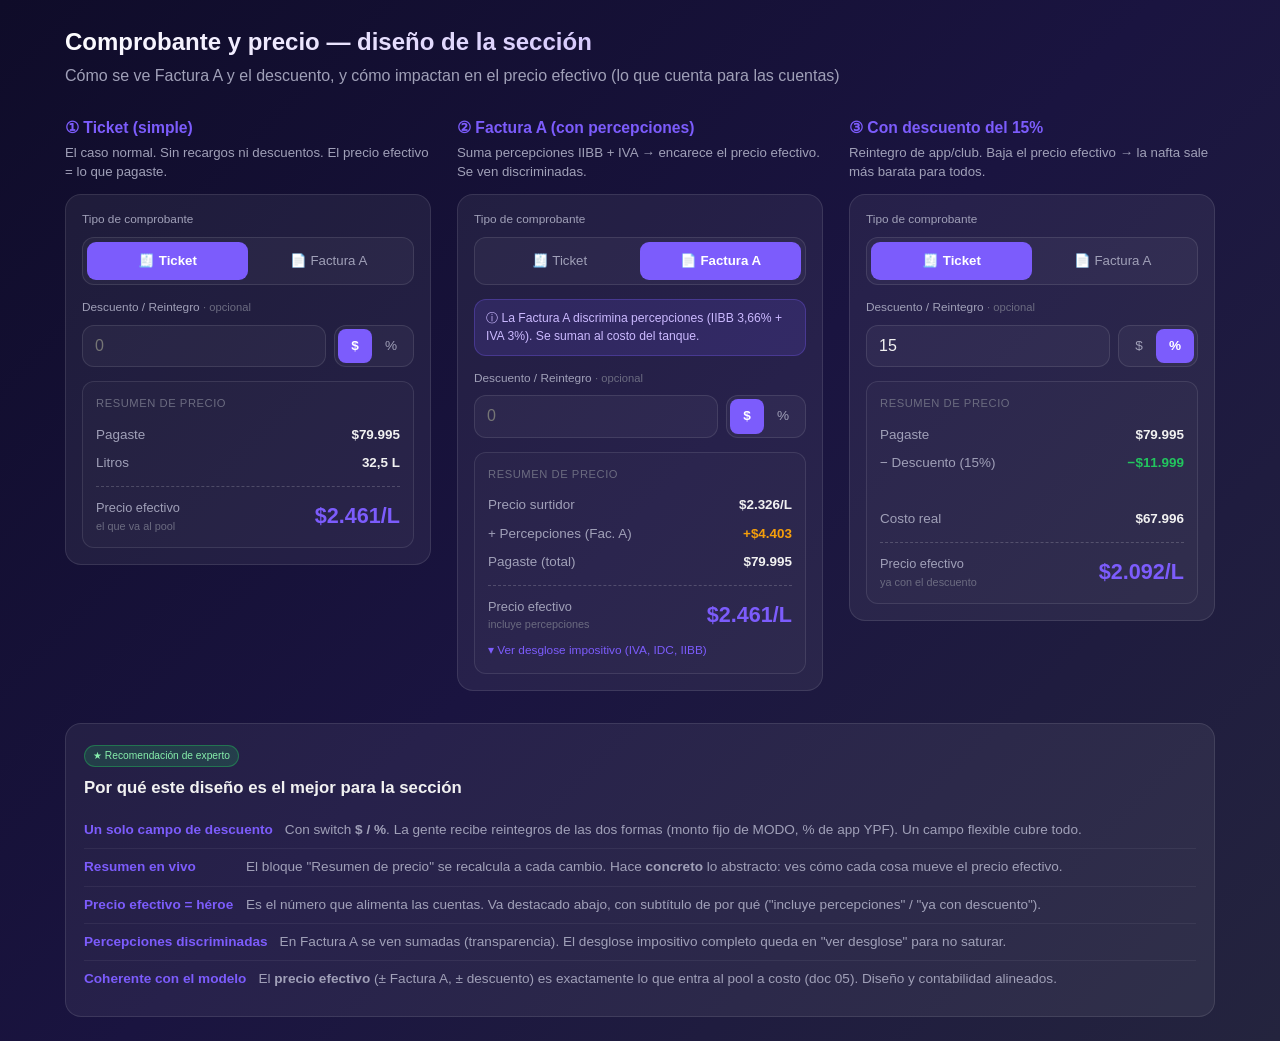
<file: docs/mockups/cargar_nafta_comprobante.html>
<!DOCTYPE html>
<html lang="es">
<head>
<meta charset="UTF-8">
<meta name="viewport" content="width=device-width, initial-scale=1.0">
<title>Naftómetro — Comprobante (Factura A / Descuento)</title>
<style>
  :root{
    --color-primary:#7c5cfc; --color-primary-light:rgba(124,92,252,.15);
    --color-danger:#ef4444; --color-success:#22c55e; --color-warning:#f59e0b;
    --bg-gradient-start:#0f0c29; --bg-gradient-mid:#1a1440; --bg-gradient-end:#24243e;
    --glass-bg:rgba(255,255,255,.06); --glass-border:rgba(255,255,255,.1);
    --text-primary:#f1f1f1; --text-secondary:#a0a0b8; --text-muted:#6b6b80;
    --radius-md:12px; --radius-lg:16px;
  }
  *{box-sizing:border-box;margin:0;padding:0;font-family:-apple-system,BlinkMacSystemFont,'Segoe UI',Roboto,sans-serif}
  body{background:linear-gradient(135deg,var(--bg-gradient-start),var(--bg-gradient-mid),var(--bg-gradient-end));color:var(--text-primary);min-height:100vh;padding:24px;line-height:1.5}
  .page{max-width:1150px;margin:0 auto}
  h1{font-size:1.5rem;margin-bottom:4px;background:linear-gradient(135deg,#fff,#a78bfa);-webkit-background-clip:text;-webkit-text-fill-color:transparent}
  .sub{color:var(--text-secondary);margin-bottom:28px}
  .grid{display:grid;grid-template-columns:repeat(auto-fit,minmax(310px,1fr));gap:26px;align-items:start}
  .col h2{font-size:.98rem;color:var(--color-primary);margin-bottom:3px}
  .col .d{color:var(--text-secondary);font-size:.83rem;margin-bottom:12px}
  .panel{background:var(--glass-bg);border:1px solid var(--glass-border);border-radius:var(--radius-lg);padding:16px}
  .label{font-size:.74rem;color:var(--text-secondary);margin-bottom:8px;display:block}
  .opt{color:var(--text-muted);font-weight:400;font-size:.7rem}
  .seg{display:flex;background:rgba(255,255,255,.04);border:1px solid var(--glass-border);border-radius:var(--radius-md);padding:4px;margin-bottom:14px}
  .seg div{flex:1;text-align:center;padding:9px;font-size:.83rem;color:var(--text-secondary);border-radius:9px;cursor:pointer}
  .seg div.on{background:var(--color-primary);color:#fff;font-weight:600}
  .info{display:flex;gap:8px;background:var(--color-primary-light);border:1px solid rgba(124,92,252,.3);border-radius:var(--radius-md);padding:9px 11px;font-size:.76rem;color:#cbb9ff;margin-bottom:14px}
  .disc{display:flex;gap:8px;margin-bottom:14px}
  .disc input{flex:1;background:rgba(255,255,255,.04);border:1px solid var(--glass-border);border-radius:var(--radius-md);padding:11px 12px;color:var(--text-primary);font-size:1rem}
  .unit{display:flex;background:rgba(255,255,255,.04);border:1px solid var(--glass-border);border-radius:var(--radius-md);padding:3px}
  .unit div{padding:7px 13px;font-size:.85rem;color:var(--text-secondary);border-radius:8px;cursor:pointer}
  .unit div.on{background:var(--color-primary);color:#fff;font-weight:700}
  .sum{border:1px solid var(--glass-border);border-radius:var(--radius-md);padding:13px;background:rgba(255,255,255,.02)}
  .sum .st{font-size:.7rem;color:var(--text-muted);text-transform:uppercase;letter-spacing:.05em;margin-bottom:9px}
  .sum .r{display:flex;justify-content:space-between;padding:4px 0;font-size:.84rem;color:var(--text-secondary)}
  .sum .r b{color:var(--text-primary);font-weight:600}
  .sum .r.add b{color:var(--color-warning)}
  .sum .r.sub b{color:var(--color-success)}
  .sum .hero{display:flex;justify-content:space-between;align-items:center;margin-top:9px;padding-top:11px;border-top:1px dashed rgba(255,255,255,.18)}
  .sum .hero .k{font-size:.8rem;color:var(--text-secondary)}
  .sum .hero .k small{display:block;color:var(--text-muted);font-size:.68rem}
  .sum .hero .v{font-size:1.35rem;font-weight:800;color:var(--color-primary)}
  .expand{font-size:.74rem;color:var(--color-primary);margin-top:10px;cursor:pointer}
  .rec{background:var(--glass-bg);border:1px solid var(--glass-border);border-radius:var(--radius-lg);padding:18px;margin-top:32px}
  .rec h2{font-size:1.05rem;margin-bottom:12px}
  .rec .row{display:flex;gap:12px;padding:8px 0;border-bottom:1px solid rgba(255,255,255,.06);font-size:.85rem}
  .rec .row:last-child{border:none}
  .rec .row .k{color:var(--color-primary);font-weight:600;min-width:150px}
  .rec .row .v{color:var(--text-secondary)}
  .tagrec{display:inline-block;font-size:.64rem;background:rgba(34,197,94,.18);border:1px solid rgba(34,197,94,.4);color:#86efac;padding:2px 8px;border-radius:20px;margin-bottom:8px}
</style>
</head>
<body>
<div class="page">
  <h1>Comprobante y precio — diseño de la sección</h1>
  <p class="sub">Cómo se ve Factura A y el descuento, y cómo impactan en el precio efectivo (lo que cuenta para las cuentas)</p>

  <div class="grid">

    <!-- TICKET -->
    <div class="col">
      <h2>① Ticket (simple)</h2>
      <p class="d">El caso normal. Sin recargos ni descuentos. El precio efectivo = lo que pagaste.</p>
      <div class="panel">
        <label class="label">Tipo de comprobante</label>
        <div class="seg"><div class="on">🧾 Ticket</div><div>📄 Factura A</div></div>

        <label class="label">Descuento / Reintegro <span class="opt">· opcional</span></label>
        <div class="disc"><input placeholder="0" readonly><div class="unit"><div class="on">$</div><div>%</div></div></div>

        <div class="sum">
          <div class="st">Resumen de precio</div>
          <div class="r"><span>Pagaste</span><b>$79.995</b></div>
          <div class="r"><span>Litros</span><b>32,5 L</b></div>
          <div class="hero"><div class="k">Precio efectivo<small>el que va al pool</small></div><div class="v">$2.461/L</div></div>
        </div>
      </div>
    </div>

    <!-- FACTURA A -->
    <div class="col">
      <h2>② Factura A (con percepciones)</h2>
      <p class="d">Suma percepciones IIBB + IVA → encarece el precio efectivo. Se ven discriminadas.</p>
      <div class="panel">
        <label class="label">Tipo de comprobante</label>
        <div class="seg"><div>🧾 Ticket</div><div class="on">📄 Factura A</div></div>

        <div class="info">ⓘ La Factura A discrimina percepciones (IIBB 3,66% + IVA 3%). Se suman al costo del tanque.</div>

        <label class="label">Descuento / Reintegro <span class="opt">· opcional</span></label>
        <div class="disc"><input placeholder="0" readonly><div class="unit"><div class="on">$</div><div>%</div></div></div>

        <div class="sum">
          <div class="st">Resumen de precio</div>
          <div class="r"><span>Precio surtidor</span><b>$2.326/L</b></div>
          <div class="r add"><span>+ Percepciones (Fac. A)</span><b>+$4.403</b></div>
          <div class="r"><span>Pagaste (total)</span><b>$79.995</b></div>
          <div class="hero"><div class="k">Precio efectivo<small>incluye percepciones</small></div><div class="v">$2.461/L</div></div>
          <div class="expand">▾ Ver desglose impositivo (IVA, IDC, IIBB)</div>
        </div>
      </div>
    </div>

    <!-- DESCUENTO % -->
    <div class="col">
      <h2>③ Con descuento del 15%</h2>
      <p class="d">Reintegro de app/club. Baja el precio efectivo → la nafta sale más barata para todos.</p>
      <div class="panel">
        <label class="label">Tipo de comprobante</label>
        <div class="seg"><div class="on">🧾 Ticket</div><div>📄 Factura A</div></div>

        <label class="label">Descuento / Reintegro <span class="opt">· opcional</span></label>
        <div class="disc"><input value="15" readonly><div class="unit"><div>$</div><div class="on">%</div></div></div>

        <div class="sum">
          <div class="st">Resumen de precio</div>
          <div class="r"><span>Pagaste</span><b>$79.995</b></div>
          <div class="r sub"><span>− Descuento (15%)</span><b>−$11.999</b></div>
          <div class="r"><span>Costo real</span><b>$67.996</b></div>
          <div class="hero"><div class="k">Precio efectivo<small>ya con el descuento</small></div><div class="v">$2.092/L</div></div>
        </div>
      </div>
    </div>

  </div>

  <!-- RECOMENDACION -->
  <div class="rec">
    <span class="tagrec">★ Recomendación de experto</span>
    <h2>Por qué este diseño es el mejor para la sección</h2>
    <div class="row"><div class="k">Un solo campo de descuento</div><div class="v">Con switch <b>$ / %</b>. La gente recibe reintegros de las dos formas (monto fijo de MODO, % de app YPF). Un campo flexible cubre todo.</div></div>
    <div class="row"><div class="k">Resumen en vivo</div><div class="v">El bloque "Resumen de precio" se recalcula a cada cambio. Hace <b>concreto</b> lo abstracto: ves cómo cada cosa mueve el precio efectivo.</div></div>
    <div class="row"><div class="k">Precio efectivo = héroe</div><div class="v">Es el número que alimenta las cuentas. Va destacado abajo, con subtítulo de por qué ("incluye percepciones" / "ya con descuento").</div></div>
    <div class="row"><div class="k">Percepciones discriminadas</div><div class="v">En Factura A se ven sumadas (transparencia). El desglose impositivo completo queda en "ver desglose" para no saturar.</div></div>
    <div class="row"><div class="k">Coherente con el modelo</div><div class="v">El <b>precio efectivo</b> (± Factura A, ± descuento) es exactamente lo que entra al pool a costo (doc 05). Diseño y contabilidad alineados.</div></div>
  </div>
</div>
</body>
</html>
</file>
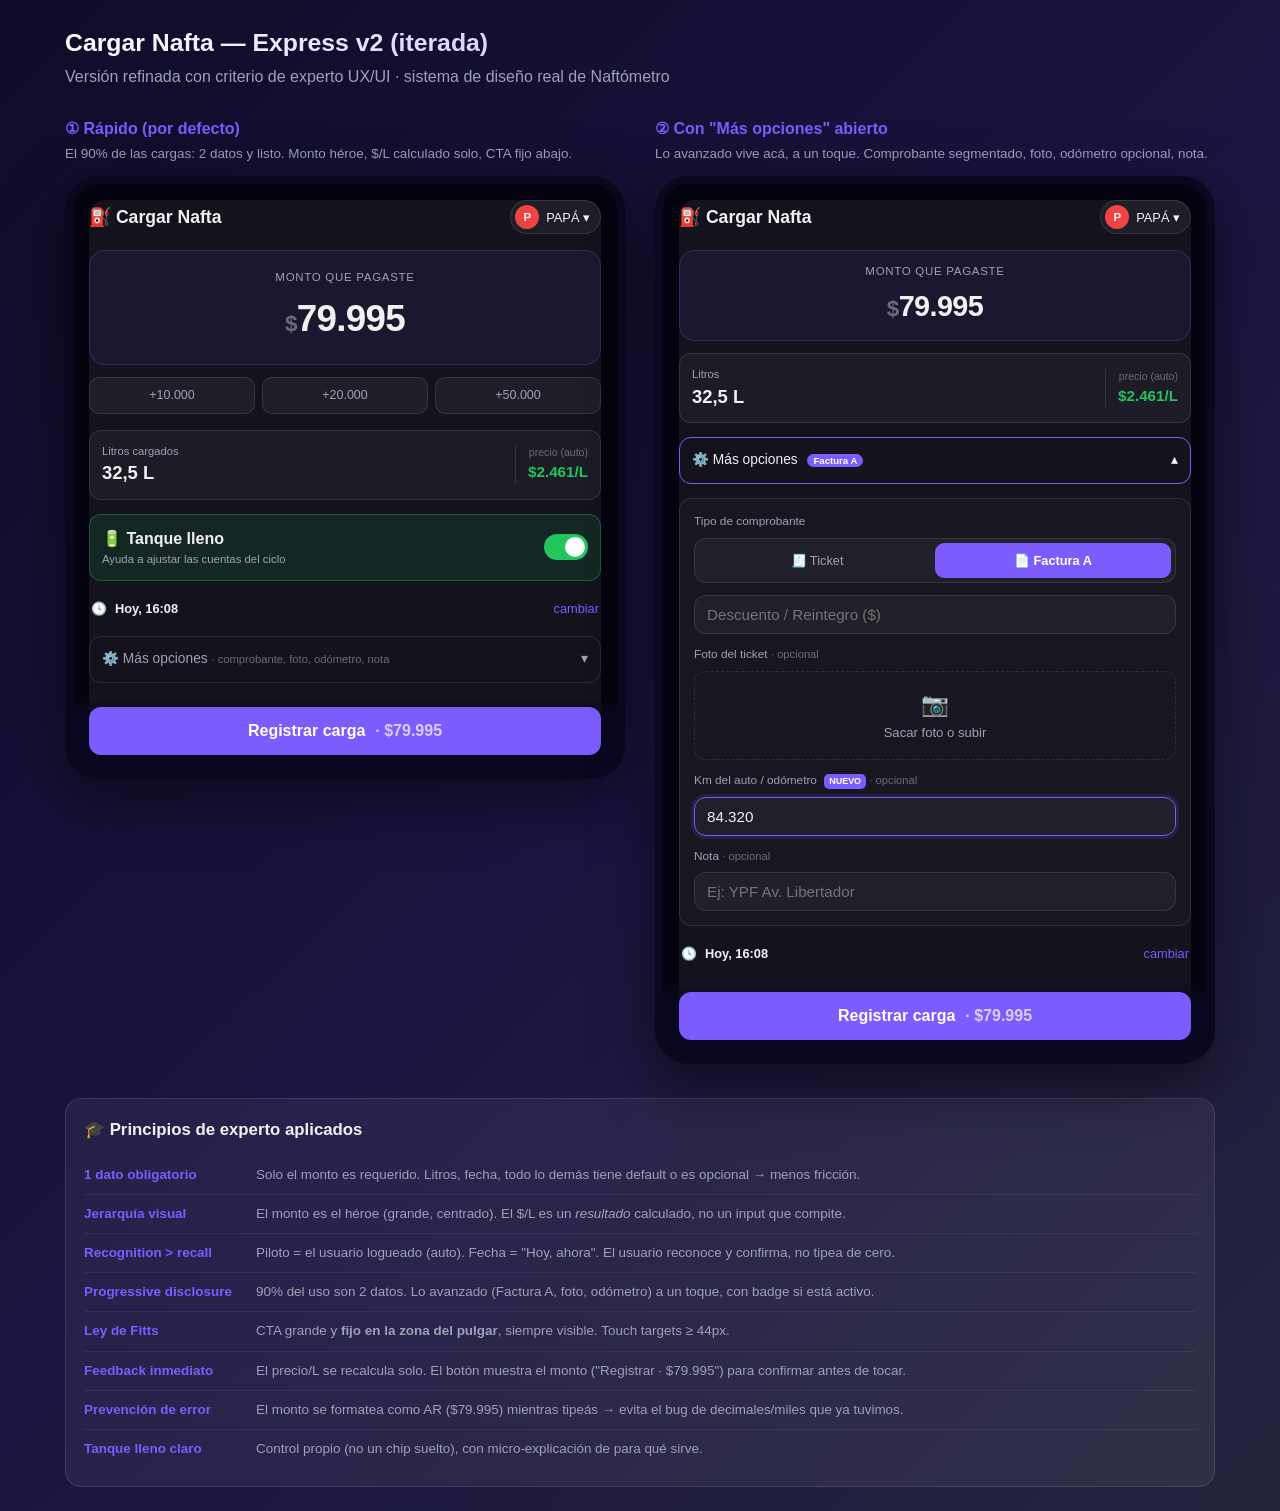
<file: docs/mockups/cargar_nafta_express_v2.html>
<!DOCTYPE html>
<html lang="es">
<head>
<meta charset="UTF-8">
<meta name="viewport" content="width=device-width, initial-scale=1.0">
<title>Naftómetro — Cargar Nafta · Express v2</title>
<style>
  :root{
    --color-primary:#7c5cfc; --color-primary-hover:#6a4ae0; --color-primary-light:rgba(124,92,252,.15);
    --color-danger:#ef4444; --color-success:#22c55e; --color-warning:#f59e0b;
    --bg-gradient-start:#0f0c29; --bg-gradient-mid:#1a1440; --bg-gradient-end:#24243e;
    --glass-bg:rgba(255,255,255,.06); --glass-border:rgba(255,255,255,.1); --glass-blur:12px;
    --text-primary:#f1f1f1; --text-secondary:#a0a0b8; --text-muted:#6b6b80;
    --radius-sm:8px; --radius-md:12px; --radius-lg:16px;
  }
  *{box-sizing:border-box;margin:0;padding:0;font-family:-apple-system,BlinkMacSystemFont,'Segoe UI',Roboto,sans-serif}
  body{background:linear-gradient(135deg,var(--bg-gradient-start),var(--bg-gradient-mid),var(--bg-gradient-end));color:var(--text-primary);min-height:100vh;padding:24px;line-height:1.5}
  .page{max-width:1150px;margin:0 auto}
  .page > h1{font-size:1.55rem;margin-bottom:4px;background:linear-gradient(135deg,#fff,#a78bfa);-webkit-background-clip:text;-webkit-text-fill-color:transparent}
  .page > .sub{color:var(--text-secondary);margin-bottom:28px}
  .grid{display:grid;grid-template-columns:repeat(auto-fit,minmax(330px,1fr));gap:30px;align-items:start}
  .col h2{font-size:1rem;color:var(--color-primary);margin-bottom:3px}
  .col .desc{color:var(--text-secondary);font-size:.84rem;margin-bottom:12px}
  .phone{background:#05030f;border:8px solid #0a0820;border-radius:34px;padding:0;box-shadow:0 20px 60px rgba(0,0,0,.5);overflow:hidden;position:relative}
  .screen{padding:16px;max-height:none}
  .glass{background:var(--glass-bg);border:1px solid var(--glass-border);border-radius:var(--radius-lg);padding:16px}
  .hdr{display:flex;align-items:center;justify-content:space-between;margin-bottom:16px}
  .hdr .t{font-size:1.1rem;font-weight:700}
  .driver{display:flex;align-items:center;gap:7px;background:rgba(255,255,255,.05);border:1px solid var(--glass-border);border-radius:20px;padding:4px 10px 4px 4px;font-size:.8rem;cursor:pointer}
  .driver .av{width:24px;height:24px;border-radius:50%;background:#ef4444;display:flex;align-items:center;justify-content:center;font-size:.72rem;font-weight:700}
  /* hero amount */
  .hero{text-align:center;background:rgba(124,92,252,.08);border:1px solid rgba(124,92,252,.25);border-radius:var(--radius-lg);padding:18px;margin-bottom:12px}
  .hero .lbl{font-size:.72rem;color:var(--text-secondary);text-transform:uppercase;letter-spacing:.06em;margin-bottom:4px}
  .hero .amt{font-size:2.3rem;font-weight:800;letter-spacing:-.02em}
  .hero .cur{color:var(--text-muted);font-weight:600;font-size:1.4rem}
  .chips{display:flex;gap:7px;margin-bottom:16px}
  .chip{flex:1;text-align:center;background:rgba(255,255,255,.05);border:1px solid var(--glass-border);border-radius:10px;padding:8px 4px;font-size:.78rem;color:var(--text-secondary);cursor:pointer}
  .liters{display:flex;align-items:center;gap:12px;background:rgba(255,255,255,.04);border:1px solid var(--glass-border);border-radius:var(--radius-md);padding:12px;margin-bottom:14px}
  .liters .fld{flex:1}
  .liters .fld .l{font-size:.7rem;color:var(--text-secondary)}
  .liters .fld .v{font-size:1.15rem;font-weight:700}
  .liters .calc{text-align:right;border-left:1px solid var(--glass-border);padding-left:12px}
  .liters .calc .l{font-size:.66rem;color:var(--text-muted)}
  .liters .calc .v{font-size:.95rem;font-weight:600;color:var(--color-success)}
  .toggle{display:flex;align-items:center;justify-content:space-between;background:rgba(34,197,94,.12);border:1px solid rgba(34,197,94,.35);border-radius:var(--radius-md);padding:12px;margin-bottom:14px}
  .toggle .sub{font-size:.71rem;color:var(--text-secondary)}
  .sw{width:44px;height:26px;background:var(--color-success);border-radius:20px;position:relative;flex-shrink:0}
  .sw::after{content:'';position:absolute;width:20px;height:20px;background:#fff;border-radius:50%;top:3px;right:3px}
  .sw.off{background:rgba(255,255,255,.15)} .sw.off::after{right:auto;left:3px}
  .meta{display:flex;align-items:center;gap:8px;font-size:.8rem;color:var(--text-secondary);padding:4px 2px;margin-bottom:14px}
  .meta b{color:var(--text-primary)} .link{color:var(--color-primary);cursor:pointer;margin-left:auto}
  .more{display:flex;align-items:center;justify-content:space-between;color:var(--text-secondary);font-size:.86rem;padding:12px;border:1px solid var(--glass-border);border-radius:var(--radius-md);margin-bottom:14px;cursor:pointer}
  .more .badge{background:var(--color-primary);color:#fff;font-size:.6rem;font-weight:700;padding:1px 6px;border-radius:10px;margin-left:6px}
  .cta{position:sticky;bottom:0;background:linear-gradient(180deg,transparent,#0a0820 30%);padding-top:8px;margin:0 -16px -16px;padding:10px 16px 16px}
  .btn{width:100%;background:var(--color-primary);color:#fff;border:none;border-radius:var(--radius-md);padding:15px;font-size:1rem;font-weight:700;cursor:pointer;display:flex;justify-content:center;gap:10px;align-items:center}
  .btn .b2{opacity:.7;font-weight:600}
  /* expanded options */
  .opt-wrap{border:1px solid var(--glass-border);border-radius:var(--radius-md);padding:14px;margin-bottom:14px;background:rgba(255,255,255,.02)}
  .opt-wrap > .ohdr{display:flex;justify-content:space-between;color:var(--text-secondary);font-size:.86rem;margin-bottom:14px}
  .label{font-size:.74rem;color:var(--text-secondary);margin-bottom:7px;display:block}
  .opt{color:var(--text-muted);font-weight:400;font-size:.7rem}
  .seg{display:flex;background:rgba(255,255,255,.04);border:1px solid var(--glass-border);border-radius:var(--radius-md);padding:4px;margin-bottom:12px}
  .seg div{flex:1;text-align:center;padding:8px;font-size:.8rem;color:var(--text-secondary);border-radius:9px;cursor:pointer}
  .seg div.on{background:var(--color-primary);color:#fff;font-weight:600}
  .dropzone{border:1.5px dashed var(--glass-border);border-radius:var(--radius-md);padding:16px;text-align:center;color:var(--text-secondary);font-size:.82rem;margin-bottom:12px}
  .dropzone .big{font-size:1.4rem;display:block;margin-bottom:2px}
  .field{width:100%;background:rgba(255,255,255,.04);border:1px solid var(--glass-border);border-radius:var(--radius-md);padding:10px 12px;color:var(--text-primary);font-size:.95rem;margin-bottom:12px}
  .field-new{border-color:var(--color-primary);box-shadow:0 0 0 3px var(--color-primary-light)}
  .badge-new{display:inline-block;background:var(--color-primary);color:#fff;font-size:.56rem;font-weight:700;padding:1px 5px;border-radius:5px;margin-left:4px}
  .princ{background:var(--glass-bg);border:1px solid var(--glass-border);border-radius:var(--radius-lg);padding:18px;margin-top:34px}
  .princ h2{font-size:1.05rem;margin-bottom:14px}
  .princ .row{display:flex;gap:12px;padding:9px 0;border-bottom:1px solid rgba(255,255,255,.06);font-size:.84rem}
  .princ .row:last-child{border:none}
  .princ .row .k{color:var(--color-primary);font-weight:600;min-width:160px}
  .princ .row .v{color:var(--text-secondary)}
</style>
</head>
<body>
<div class="page">
  <h1>Cargar Nafta — Express v2 (iterada)</h1>
  <p class="sub">Versión refinada con criterio de experto UX/UI · sistema de diseño real de Naftómetro</p>

  <div class="grid">

    <!-- ===== DEFAULT (fast path) ===== -->
    <div class="col">
      <h2>① Rápido (por defecto)</h2>
      <p class="desc">El 90% de las cargas: 2 datos y listo. Monto héroe, $/L calculado solo, CTA fijo abajo.</p>
      <div class="phone"><div class="screen"><div class="glass" style="border:none;padding:0">
        <div class="hdr">
          <div class="t">⛽ Cargar Nafta</div>
          <div class="driver"><div class="av">P</div>PAPÁ ▾</div>
        </div>

        <div class="hero">
          <div class="lbl">Monto que pagaste</div>
          <div class="amt"><span class="cur">$</span>79.995</div>
        </div>
        <div class="chips"><span class="chip">+10.000</span><span class="chip">+20.000</span><span class="chip">+50.000</span></div>

        <div class="liters">
          <div class="fld"><div class="l">Litros cargados</div><div class="v">32,5 L</div></div>
          <div class="calc"><div class="l">precio (auto)</div><div class="v">$2.461/L</div></div>
        </div>

        <div class="toggle">
          <div><strong>🔋 Tanque lleno</strong><div class="sub">Ayuda a ajustar las cuentas del ciclo</div></div>
          <div class="sw"></div>
        </div>

        <div class="meta">🕓 <b>Hoy, 16:08</b> <span class="link">cambiar</span></div>

        <div class="more"><span>⚙️ Más opciones <span class="opt">· comprobante, foto, odómetro, nota</span></span><span>▾</span></div>

        <div class="cta"><button class="btn">Registrar carga <span class="b2">· $79.995</span></button></div>
      </div></div></div>
    </div>

    <!-- ===== EXPANDED ===== -->
    <div class="col">
      <h2>② Con "Más opciones" abierto</h2>
      <p class="desc">Lo avanzado vive acá, a un toque. Comprobante segmentado, foto, odómetro opcional, nota.</p>
      <div class="phone"><div class="screen"><div class="glass" style="border:none;padding:0">
        <div class="hdr">
          <div class="t">⛽ Cargar Nafta</div>
          <div class="driver"><div class="av">P</div>PAPÁ ▾</div>
        </div>

        <div class="hero" style="padding:12px">
          <div class="lbl">Monto que pagaste</div>
          <div class="amt" style="font-size:1.8rem"><span class="cur">$</span>79.995</div>
        </div>

        <div class="liters">
          <div class="fld"><div class="l">Litros</div><div class="v">32,5 L</div></div>
          <div class="calc"><div class="l">precio (auto)</div><div class="v">$2.461/L</div></div>
        </div>

        <div class="more" style="border-color:var(--color-primary);color:var(--text-primary)"><span>⚙️ Más opciones <span class="badge">Factura A</span></span><span>▴</span></div>

        <div class="opt-wrap">
          <label class="label">Tipo de comprobante</label>
          <div class="seg"><div>🧾 Ticket</div><div class="on">📄 Factura A</div></div>
          <input class="field" placeholder="Descuento / Reintegro ($)" readonly>

          <label class="label">Foto del ticket <span class="opt">· opcional</span></label>
          <div class="dropzone"><span class="big">📷</span>Sacar foto o subir</div>

          <label class="label">Km del auto / odómetro <span class="badge-new">NUEVO</span> <span class="opt">· opcional</span></label>
          <input class="field field-new" value="84.320" readonly>

          <label class="label">Nota <span class="opt">· opcional</span></label>
          <input class="field" placeholder="Ej: YPF Av. Libertador" readonly style="margin-bottom:0">
        </div>

        <div class="meta">🕓 <b>Hoy, 16:08</b> <span class="link">cambiar</span></div>
        <div class="cta"><button class="btn">Registrar carga <span class="b2">· $79.995</span></button></div>
      </div></div></div>
    </div>

  </div>

  <!-- principios -->
  <div class="princ">
    <h2>🎓 Principios de experto aplicados</h2>
    <div class="row"><div class="k">1 dato obligatorio</div><div class="v">Solo el monto es requerido. Litros, fecha, todo lo demás tiene default o es opcional → menos fricción.</div></div>
    <div class="row"><div class="k">Jerarquía visual</div><div class="v">El monto es el héroe (grande, centrado). El $/L es un <i>resultado</i> calculado, no un input que compite.</div></div>
    <div class="row"><div class="k">Recognition > recall</div><div class="v">Piloto = el usuario logueado (auto). Fecha = "Hoy, ahora". El usuario reconoce y confirma, no tipea de cero.</div></div>
    <div class="row"><div class="k">Progressive disclosure</div><div class="v">90% del uso son 2 datos. Lo avanzado (Factura A, foto, odómetro) a un toque, con badge si está activo.</div></div>
    <div class="row"><div class="k">Ley de Fitts</div><div class="v">CTA grande y <b>fijo en la zona del pulgar</b>, siempre visible. Touch targets ≥ 44px.</div></div>
    <div class="row"><div class="k">Feedback inmediato</div><div class="v">El precio/L se recalcula solo. El botón muestra el monto ("Registrar · $79.995") para confirmar antes de tocar.</div></div>
    <div class="row"><div class="k">Prevención de error</div><div class="v">El monto se formatea como AR ($79.995) mientras tipeás → evita el bug de decimales/miles que ya tuvimos.</div></div>
    <div class="row"><div class="k">Tanque lleno claro</div><div class="v">Control propio (no un chip suelto), con micro-explicación de para qué sirve.</div></div>
  </div>
</div>
</body>
</html>
</file>
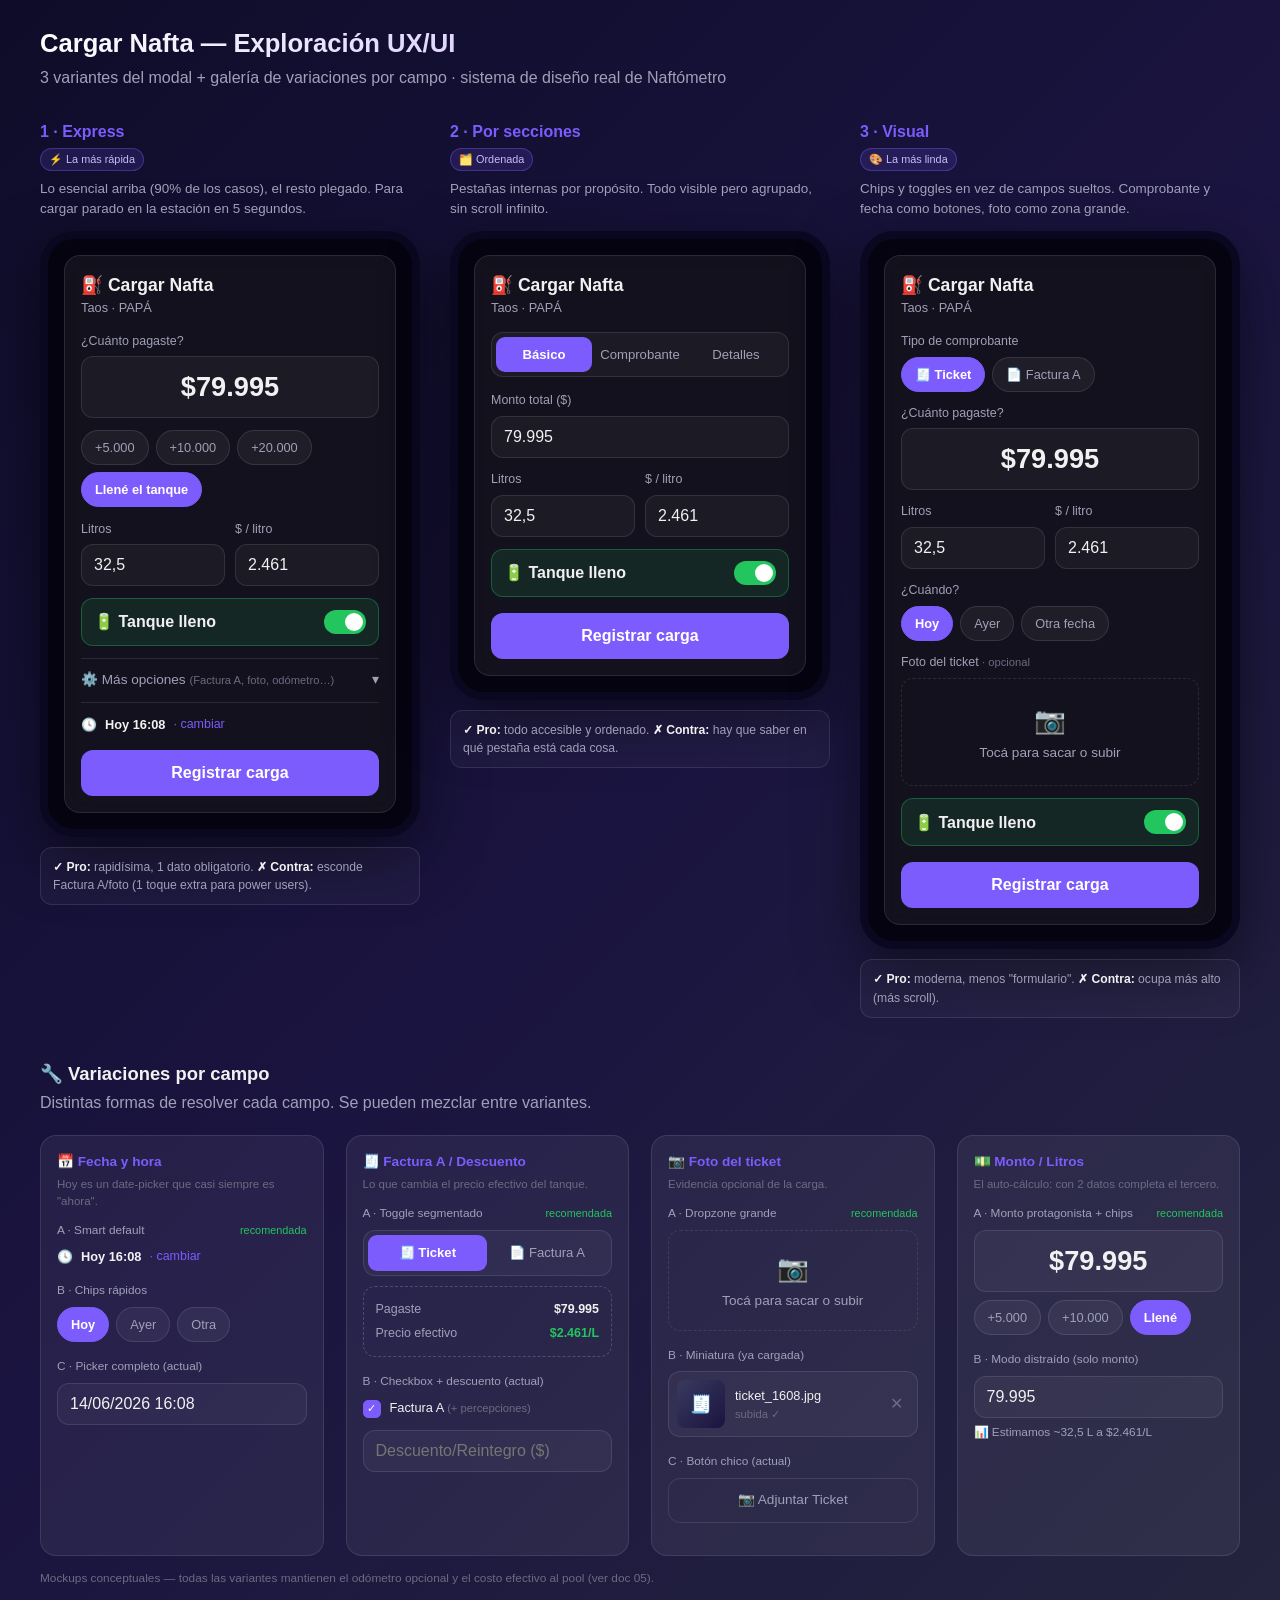
<file: docs/mockups/cargar_nafta_variantes.html>
<!DOCTYPE html>
<html lang="es">
<head>
<meta charset="UTF-8">
<meta name="viewport" content="width=device-width, initial-scale=1.0">
<title>Naftómetro — Cargar Nafta · Variantes UX/UI</title>
<style>
  :root{
    --color-primary:#7c5cfc; --color-primary-hover:#6a4ae0; --color-primary-light:rgba(124,92,252,.15);
    --color-danger:#ef4444; --color-success:#22c55e; --color-warning:#f59e0b;
    --bg-gradient-start:#0f0c29; --bg-gradient-mid:#1a1440; --bg-gradient-end:#24243e;
    --glass-bg:rgba(255,255,255,.06); --glass-border:rgba(255,255,255,.1); --glass-blur:12px;
    --text-primary:#f1f1f1; --text-secondary:#a0a0b8; --text-muted:#6b6b80;
    --radius-sm:8px; --radius-md:12px; --radius-lg:16px;
  }
  *{box-sizing:border-box;margin:0;padding:0;font-family:-apple-system,BlinkMacSystemFont,'Segoe UI',Roboto,sans-serif}
  body{background:linear-gradient(135deg,var(--bg-gradient-start),var(--bg-gradient-mid),var(--bg-gradient-end));color:var(--text-primary);min-height:100vh;padding:24px;line-height:1.5}
  .page{max-width:1200px;margin:0 auto}
  .page > h1{font-size:1.6rem;margin-bottom:4px;background:linear-gradient(135deg,#fff,#a78bfa);-webkit-background-clip:text;-webkit-text-fill-color:transparent}
  .page > .sub{color:var(--text-secondary);margin-bottom:30px}
  .grid{display:grid;grid-template-columns:repeat(auto-fit,minmax(320px,1fr));gap:30px;align-items:start}
  .mock h2{font-size:1rem;color:var(--color-primary);margin-bottom:2px}
  .mock .tag{display:inline-block;font-size:.68rem;background:var(--color-primary-light);border:1px solid rgba(124,92,252,.35);color:#cbb9ff;padding:2px 8px;border-radius:20px;margin-bottom:8px}
  .mock .desc{color:var(--text-secondary);font-size:.84rem;margin-bottom:12px}
  .pros{font-size:.76rem;color:var(--text-secondary);margin-top:10px;background:rgba(255,255,255,.03);border:1px solid var(--glass-border);border-radius:var(--radius-md);padding:10px 12px}
  .pros b{color:var(--text-primary)}
  .phone{background:#05030f;border:8px solid #0a0820;border-radius:34px;padding:16px;box-shadow:0 20px 60px rgba(0,0,0,.5)}
  .glass{background:var(--glass-bg);backdrop-filter:blur(var(--glass-blur));-webkit-backdrop-filter:blur(var(--glass-blur));border:1px solid var(--glass-border);border-radius:var(--radius-lg);padding:16px}
  .mtitle{display:flex;align-items:center;gap:8px;font-size:1.1rem;font-weight:700}
  .msub{color:var(--text-secondary);font-size:.8rem;margin-bottom:14px}
  .label{font-size:.78rem;color:var(--text-secondary);margin-bottom:6px;display:block}
  .opt{font-weight:400;color:var(--text-muted);font-size:.7rem}
  .field{width:100%;background:rgba(255,255,255,.04);border:1px solid var(--glass-border);border-radius:var(--radius-md);padding:11px 12px;color:var(--text-primary);font-size:1rem;margin-bottom:12px}
  .field-xl{font-size:1.7rem;font-weight:800;text-align:center;padding:14px}
  .field-new{border-color:var(--color-primary);box-shadow:0 0 0 3px var(--color-primary-light)}
  .badge-new{display:inline-block;background:var(--color-primary);color:#fff;font-size:.58rem;font-weight:700;padding:2px 6px;border-radius:6px;margin-left:4px}
  .two{display:grid;grid-template-columns:1fr 1fr;gap:10px}
  .chips{display:flex;gap:7px;flex-wrap:wrap;margin-bottom:12px}
  .chip{background:rgba(255,255,255,.05);border:1px solid var(--glass-border);border-radius:20px;padding:7px 13px;font-size:.8rem;color:var(--text-secondary);cursor:pointer}
  .chip.on{background:var(--color-primary);border-color:var(--color-primary);color:#fff;font-weight:600}
  .seg{display:flex;background:rgba(255,255,255,.04);border:1px solid var(--glass-border);border-radius:var(--radius-md);padding:4px;margin-bottom:14px}
  .seg div{flex:1;text-align:center;padding:8px;font-size:.82rem;color:var(--text-secondary);border-radius:9px;cursor:pointer}
  .seg div.on{background:var(--color-primary);color:#fff;font-weight:600}
  .toggle{display:flex;align-items:center;justify-content:space-between;background:rgba(34,197,94,.12);border:1px solid rgba(34,197,94,.35);border-radius:var(--radius-md);padding:11px 12px;margin-bottom:12px}
  .toggle.off{background:rgba(255,255,255,.03);border-color:var(--glass-border)}
  .sw{width:42px;height:24px;background:var(--color-success);border-radius:20px;position:relative;flex-shrink:0}
  .sw::after{content:'';position:absolute;width:18px;height:18px;background:#fff;border-radius:50%;top:3px;right:3px}
  .sw.off{background:rgba(255,255,255,.15)} .sw.off::after{right:auto;left:3px}
  .btn{width:100%;background:var(--color-primary);color:#fff;border:none;border-radius:var(--radius-md);padding:14px;font-size:1rem;font-weight:700;cursor:pointer;margin-top:4px}
  .more{display:flex;align-items:center;justify-content:space-between;color:var(--text-secondary);font-size:.85rem;padding:11px 0;border-top:1px solid var(--glass-border);border-bottom:1px solid var(--glass-border);margin-bottom:12px;cursor:pointer}
  .datechip{display:flex;align-items:center;gap:8px;font-size:.8rem;color:var(--text-secondary);margin-bottom:12px}
  .datechip b{color:var(--text-primary)}
  .link{color:var(--color-primary);font-size:.78rem;cursor:pointer}
  .dropzone{border:1.5px dashed var(--glass-border);border-radius:var(--radius-md);padding:22px;text-align:center;color:var(--text-secondary);font-size:.85rem;margin-bottom:12px}
  .dropzone .big{font-size:1.6rem;display:block;margin-bottom:4px}
  .thumb{display:flex;align-items:center;gap:10px;background:rgba(255,255,255,.04);border:1px solid var(--glass-border);border-radius:var(--radius-md);padding:8px;margin-bottom:12px}
  .thumb .img{width:48px;height:48px;border-radius:8px;background:linear-gradient(135deg,#3a3a5e,#1a1440);display:flex;align-items:center;justify-content:center;font-size:1.1rem}
  .thumb .x{margin-left:auto;color:var(--text-muted);cursor:pointer;padding:6px}
  .sum{border:1px dashed rgba(255,255,255,.18);border-radius:var(--radius-md);padding:10px 12px;font-size:.78rem;margin-bottom:12px}
  .sum .r{display:flex;justify-content:space-between;padding:3px 0;color:var(--text-secondary)}
  .sum .r b{color:var(--text-primary)}
  .sum .r.hi b{color:var(--color-success)}
  .check{display:flex;gap:9px;align-items:flex-start;margin-bottom:12px}
  .check .box{width:18px;height:18px;border:1px solid var(--glass-border);border-radius:5px;flex-shrink:0;margin-top:2px}
  .check .box.on{background:var(--color-primary);border-color:var(--color-primary);position:relative}
  .check .box.on::after{content:'✓';position:absolute;color:#fff;font-size:.7rem;top:-1px;left:3px}
  .galsec{margin-top:42px}
  .galsec > h2{font-size:1.15rem;margin-bottom:4px}
  .galsec > .desc{color:var(--text-secondary);margin-bottom:20px}
  .galgrid{display:grid;grid-template-columns:repeat(auto-fit,minmax(250px,1fr));gap:22px}
  .gcard{background:var(--glass-bg);border:1px solid var(--glass-border);border-radius:var(--radius-lg);padding:16px}
  .gcard h3{font-size:.85rem;color:var(--color-primary);margin-bottom:3px}
  .gcard .opt2{font-size:.72rem;color:var(--text-muted);margin-bottom:12px}
  .opt-block{margin-bottom:16px}
  .opt-block .name{font-size:.74rem;color:var(--text-secondary);margin-bottom:7px;display:flex;justify-content:space-between}
  .opt-block .name .rec{color:var(--color-success);font-size:.68rem}
  .note{font-size:.74rem;color:var(--text-muted);margin-top:14px}
</style>
</head>
<body>
<div class="page">
  <h1>Cargar Nafta — Exploración UX/UI</h1>
  <p class="sub">3 variantes del modal + galería de variaciones por campo · sistema de diseño real de Naftómetro</p>

  <div class="grid">

    <!-- ===== VARIANTE 1: EXPRESS ===== -->
    <div class="mock">
      <h2>1 · Express</h2>
      <span class="tag">⚡ La más rápida</span>
      <p class="desc">Lo esencial arriba (90% de los casos), el resto plegado. Para cargar parado en la estación en 5 segundos.</p>
      <div class="phone">
        <div class="glass">
          <div class="mtitle">⛽ Cargar Nafta</div>
          <div class="msub">Taos · PAPÁ</div>

          <label class="label">¿Cuánto pagaste?</label>
          <input class="field field-xl" value="$79.995" readonly>
          <div class="chips"><span class="chip">+5.000</span><span class="chip">+10.000</span><span class="chip">+20.000</span><span class="chip on">Llené el tanque</span></div>

          <div class="two">
            <div><label class="label">Litros</label><input class="field" value="32,5" readonly></div>
            <div><label class="label">$ / litro</label><input class="field" value="2.461" readonly></div>
          </div>

          <div class="toggle"><div><strong>🔋 Tanque lleno</strong></div><div class="sw"></div></div>

          <div class="more"><span>⚙️ Más opciones <span class="opt">(Factura A, foto, odómetro…)</span></span><span>▾</span></div>

          <div class="datechip">🕓 <b>Hoy 16:08</b> <span class="link">· cambiar</span></div>

          <button class="btn">Registrar carga</button>
        </div>
      </div>
      <div class="pros"><b>✓ Pro:</b> rapidísima, 1 dato obligatorio. <b>✗ Contra:</b> esconde Factura A/foto (1 toque extra para power users).</div>
    </div>

    <!-- ===== VARIANTE 2: POR SECCIONES ===== -->
    <div class="mock">
      <h2>2 · Por secciones</h2>
      <span class="tag">🗂️ Ordenada</span>
      <p class="desc">Pestañas internas por propósito. Todo visible pero agrupado, sin scroll infinito.</p>
      <div class="phone">
        <div class="glass">
          <div class="mtitle">⛽ Cargar Nafta</div>
          <div class="msub">Taos · PAPÁ</div>

          <div class="seg"><div class="on">Básico</div><div>Comprobante</div><div>Detalles</div></div>

          <label class="label">Monto total ($)</label>
          <input class="field" value="79.995" readonly>
          <div class="two">
            <div><label class="label">Litros</label><input class="field" value="32,5" readonly></div>
            <div><label class="label">$ / litro</label><input class="field" value="2.461" readonly></div>
          </div>
          <div class="toggle"><div><strong>🔋 Tanque lleno</strong></div><div class="sw"></div></div>

          <button class="btn">Registrar carga</button>
        </div>
      </div>
      <div class="pros"><b>✓ Pro:</b> todo accesible y ordenado. <b>✗ Contra:</b> hay que saber en qué pestaña está cada cosa.</div>
    </div>

    <!-- ===== VARIANTE 3: VISUAL ===== -->
    <div class="mock">
      <h2>3 · Visual</h2>
      <span class="tag">🎨 La más linda</span>
      <p class="desc">Chips y toggles en vez de campos sueltos. Comprobante y fecha como botones, foto como zona grande.</p>
      <div class="phone">
        <div class="glass">
          <div class="mtitle">⛽ Cargar Nafta</div>
          <div class="msub">Taos · PAPÁ</div>

          <label class="label">Tipo de comprobante</label>
          <div class="chips"><span class="chip on">🧾 Ticket</span><span class="chip">📄 Factura A</span></div>

          <label class="label">¿Cuánto pagaste?</label>
          <input class="field field-xl" value="$79.995" readonly>
          <div class="two">
            <div><label class="label">Litros</label><input class="field" value="32,5" readonly></div>
            <div><label class="label">$ / litro</label><input class="field" value="2.461" readonly></div>
          </div>

          <label class="label">¿Cuándo?</label>
          <div class="chips"><span class="chip on">Hoy</span><span class="chip">Ayer</span><span class="chip">Otra fecha</span></div>

          <label class="label">Foto del ticket <span class="opt">· opcional</span></label>
          <div class="dropzone"><span class="big">📷</span>Tocá para sacar o subir</div>

          <div class="toggle"><div><strong>🔋 Tanque lleno</strong></div><div class="sw"></div></div>
          <button class="btn">Registrar carga</button>
        </div>
      </div>
      <div class="pros"><b>✓ Pro:</b> moderna, menos "formulario". <b>✗ Contra:</b> ocupa más alto (más scroll).</div>
    </div>

  </div>

  <!-- ============ GALERIA DE VARIACIONES POR CAMPO ============ -->
  <div class="galsec">
    <h2>🔧 Variaciones por campo</h2>
    <p class="desc">Distintas formas de resolver cada campo. Se pueden mezclar entre variantes.</p>
    <div class="galgrid">

      <!-- FECHA -->
      <div class="gcard">
        <h3>📅 Fecha y hora</h3>
        <div class="opt2">Hoy es un date-picker que casi siempre es "ahora".</div>
        <div class="opt-block">
          <div class="name"><span>A · Smart default</span><span class="rec">recomendada</span></div>
          <div class="datechip">🕓 <b>Hoy 16:08</b> <span class="link">· cambiar</span></div>
        </div>
        <div class="opt-block">
          <div class="name">B · Chips rápidos</div>
          <div class="chips"><span class="chip on">Hoy</span><span class="chip">Ayer</span><span class="chip">Otra</span></div>
        </div>
        <div class="opt-block">
          <div class="name">C · Picker completo (actual)</div>
          <input class="field" value="14/06/2026 16:08" readonly style="margin:0">
        </div>
      </div>

      <!-- COMPROBANTE -->
      <div class="gcard">
        <h3>🧾 Factura A / Descuento</h3>
        <div class="opt2">Lo que cambia el precio efectivo del tanque.</div>
        <div class="opt-block">
          <div class="name"><span>A · Toggle segmentado</span><span class="rec">recomendada</span></div>
          <div class="seg" style="margin:0 0 10px"><div class="on">🧾 Ticket</div><div>📄 Factura A</div></div>
          <div class="sum"><div class="r"><span>Pagaste</span><b>$79.995</b></div><div class="r hi"><span>Precio efectivo</span><b>$2.461/L</b></div></div>
        </div>
        <div class="opt-block">
          <div class="name">B · Checkbox + descuento (actual)</div>
          <div class="check"><div class="box on"></div><div style="font-size:.8rem">Factura A <span class="opt">(+ percepciones)</span></div></div>
          <input class="field" placeholder="Descuento/Reintegro ($)" readonly style="margin:0">
        </div>
      </div>

      <!-- FOTO -->
      <div class="gcard">
        <h3>📷 Foto del ticket</h3>
        <div class="opt2">Evidencia opcional de la carga.</div>
        <div class="opt-block">
          <div class="name"><span>A · Dropzone grande</span><span class="rec">recomendada</span></div>
          <div class="dropzone" style="padding:18px"><span class="big">📷</span>Tocá para sacar o subir</div>
        </div>
        <div class="opt-block">
          <div class="name">B · Miniatura (ya cargada)</div>
          <div class="thumb"><div class="img">🧾</div><div style="font-size:.8rem">ticket_1608.jpg<div style="font-size:.7rem;color:var(--text-muted)">subida ✓</div></div><span class="x">✕</span></div>
        </div>
        <div class="opt-block">
          <div class="name">C · Botón chico (actual)</div>
          <div class="dropzone" style="padding:11px;border-style:solid">📷 Adjuntar Ticket</div>
        </div>
      </div>

      <!-- MONTO -->
      <div class="gcard">
        <h3>💵 Monto / Litros</h3>
        <div class="opt2">El auto-cálculo: con 2 datos completa el tercero.</div>
        <div class="opt-block">
          <div class="name"><span>A · Monto protagonista + chips</span><span class="rec">recomendada</span></div>
          <input class="field field-xl" value="$79.995" readonly style="margin-bottom:8px">
          <div class="chips" style="margin:0"><span class="chip">+5.000</span><span class="chip">+10.000</span><span class="chip on">Llené</span></div>
        </div>
        <div class="opt-block">
          <div class="name">B · Modo distraído (solo monto)</div>
          <input class="field" value="79.995" readonly style="margin-bottom:6px">
          <div style="font-size:.74rem;color:var(--text-secondary)">📊 Estimamos ~32,5 L a $2.461/L</div>
        </div>
      </div>

    </div>
    <p class="note">Mockups conceptuales — todas las variantes mantienen el odómetro opcional y el costo efectivo al pool (ver doc 05).</p>
  </div>

</div>
</body>
</html>
</file>
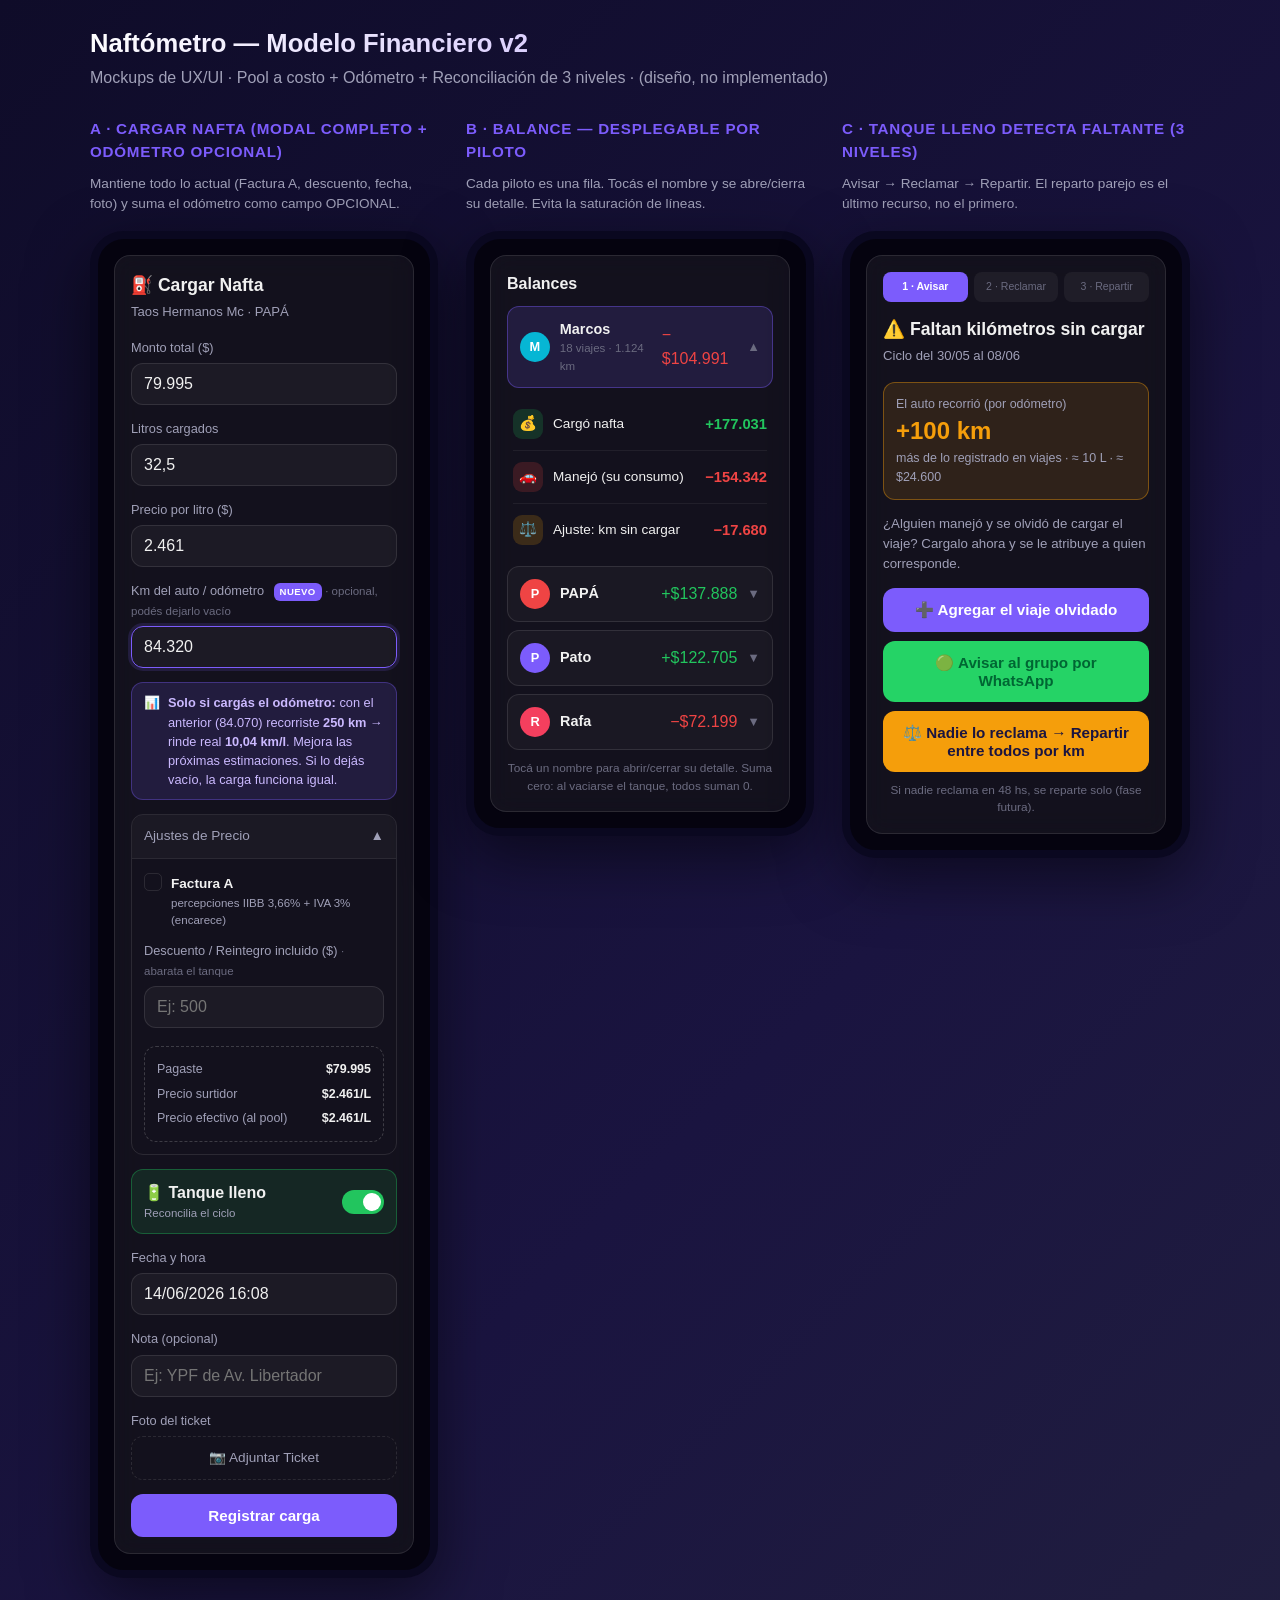
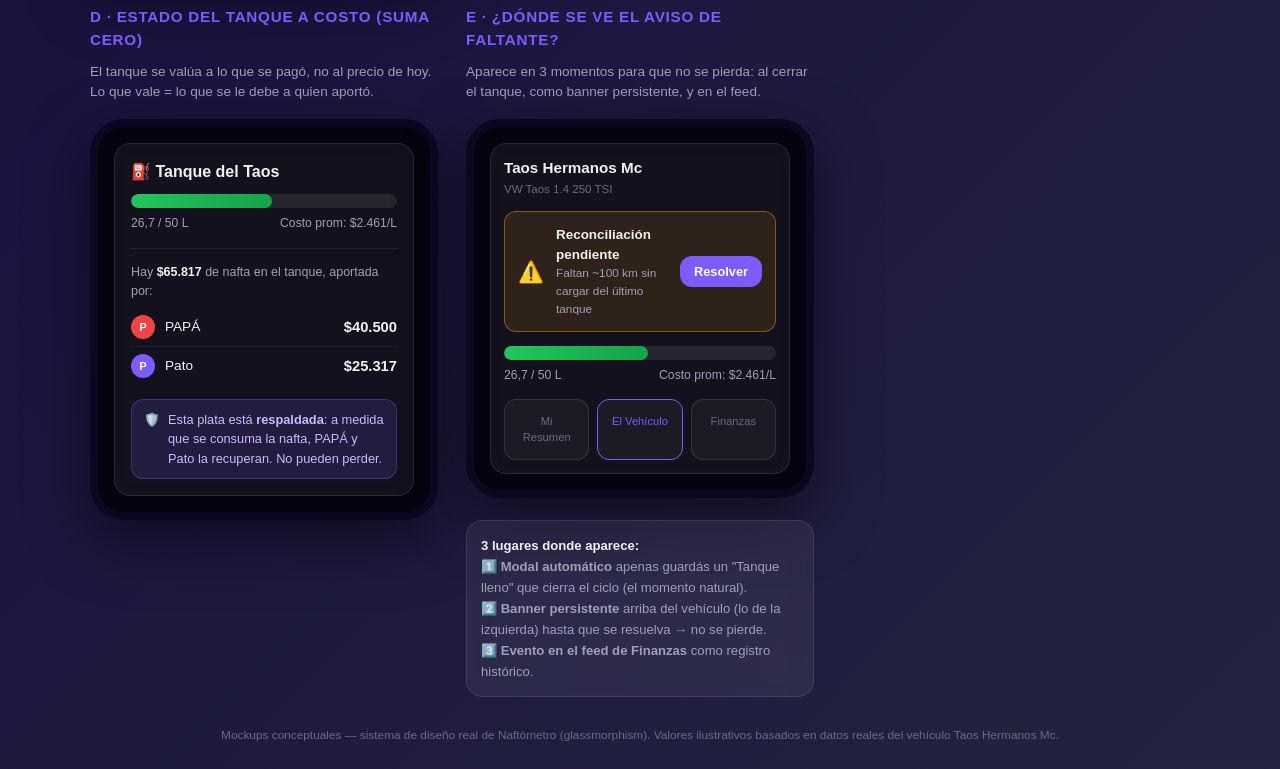
<file: docs/mockups/modelo_v2_mockups.html>
<!DOCTYPE html>
<html lang="es">
<head>
<meta charset="UTF-8">
<meta name="viewport" content="width=device-width, initial-scale=1.0">
<title>Naftómetro — Mockups Modelo Financiero v2</title>
<style>
  :root{
    --color-primary:#7c5cfc; --color-primary-hover:#6a4ae0; --color-primary-light:rgba(124,92,252,.15);
    --color-danger:#ef4444; --color-success:#22c55e; --color-warning:#f59e0b;
    --bg-gradient-start:#0f0c29; --bg-gradient-mid:#1a1440; --bg-gradient-end:#24243e;
    --glass-bg:rgba(255,255,255,.06); --glass-border:rgba(255,255,255,.1); --glass-blur:12px;
    --text-primary:#f1f1f1; --text-secondary:#a0a0b8; --text-muted:#6b6b80;
    --radius-sm:8px; --radius-md:12px; --radius-lg:16px;
  }
  *{box-sizing:border-box;margin:0;padding:0;font-family:-apple-system,BlinkMacSystemFont,'Segoe UI',Roboto,sans-serif}
  body{background:linear-gradient(135deg,var(--bg-gradient-start),var(--bg-gradient-mid),var(--bg-gradient-end));color:var(--text-primary);min-height:100vh;padding:24px;line-height:1.5}
  .page{max-width:1100px;margin:0 auto}
  .page > h1{font-size:1.6rem;margin-bottom:4px;background:linear-gradient(135deg,#fff,#a78bfa);-webkit-background-clip:text;-webkit-text-fill-color:transparent}
  .page > .sub{color:var(--text-secondary);margin-bottom:28px}
  .grid{display:grid;grid-template-columns:repeat(auto-fit,minmax(330px,1fr));gap:28px}
  .mock{display:flex;flex-direction:column;gap:10px}
  .mock h2{font-size:.95rem;color:var(--color-primary);text-transform:uppercase;letter-spacing:.05em}
  .mock .desc{color:var(--text-secondary);font-size:.85rem;margin-bottom:6px}
  /* phone frame */
  .phone{background:#05030f;border:8px solid #0a0820;border-radius:34px;padding:16px;box-shadow:0 20px 60px rgba(0,0,0,.5)}
  .glass{background:var(--glass-bg);backdrop-filter:blur(var(--glass-blur));-webkit-backdrop-filter:blur(var(--glass-blur));border:1px solid var(--glass-border);border-radius:var(--radius-lg);padding:16px}
  .label{font-size:.8rem;color:var(--text-secondary);margin-bottom:6px;display:block}
  .field{width:100%;background:rgba(255,255,255,.04);border:1px solid var(--glass-border);border-radius:var(--radius-md);padding:11px 12px;color:var(--text-primary);font-size:1rem;margin-bottom:14px}
  .field-new{border-color:var(--color-primary);box-shadow:0 0 0 3px var(--color-primary-light)}
  .badge-new{display:inline-block;background:var(--color-primary);color:#fff;font-size:.6rem;font-weight:700;padding:2px 6px;border-radius:6px;vertical-align:middle;margin-left:6px;letter-spacing:.04em}
  .hint{display:flex;gap:8px;align-items:flex-start;background:var(--color-primary-light);border:1px solid rgba(124,92,252,.35);border-radius:var(--radius-md);padding:10px 12px;font-size:.8rem;color:#cbb9ff;margin-bottom:14px}
  .toggle{display:flex;align-items:center;justify-content:space-between;background:rgba(34,197,94,.12);border:1px solid rgba(34,197,94,.35);border-radius:var(--radius-md);padding:11px 12px;margin-bottom:14px}
  .toggle .sw{width:42px;height:24px;background:var(--color-success);border-radius:20px;position:relative}
  .toggle .sw::after{content:'';position:absolute;width:18px;height:18px;background:#fff;border-radius:50%;top:3px;right:3px}
  .btn{width:100%;background:var(--color-primary);color:#fff;border:none;border-radius:var(--radius-md);padding:13px;font-size:.95rem;font-weight:600;cursor:pointer}
  .btn-ghost{background:transparent;border:1px solid var(--glass-border);color:var(--text-primary)}
  .btn-wa{background:#25D366;color:#063}
  .btn-warn{background:var(--color-warning);color:#1a1440}
  .modal-title{display:flex;align-items:center;gap:8px;font-size:1.1rem;font-weight:700;margin-bottom:4px}
  .modal-sub{color:var(--text-secondary);font-size:.82rem;margin-bottom:16px}
  /* line items */
  .li{display:flex;justify-content:space-between;align-items:center;padding:11px 0;border-bottom:1px solid rgba(255,255,255,.06)}
  .li:last-child{border-bottom:none}
  .li .left{display:flex;gap:10px;align-items:center}
  .li .ico{width:30px;height:30px;border-radius:9px;display:flex;align-items:center;justify-content:center;font-size:.9rem;flex-shrink:0}
  .li .t{font-size:.85rem}
  .li .s{font-size:.72rem;color:var(--text-muted)}
  .li .amt{font-weight:700;font-size:.92rem;white-space:nowrap}
  .pos{color:var(--color-success)} .neg{color:var(--color-danger)}
  .total-row{display:flex;justify-content:space-between;align-items:center;margin-top:14px;padding-top:14px;border-top:1px dashed rgba(255,255,255,.18)}
  .total-row .big{font-size:1.4rem;font-weight:800}
  .pill{display:inline-block;background:rgba(255,255,255,.06);border:1px solid var(--glass-border);border-radius:20px;padding:3px 10px;font-size:.72rem;color:var(--text-secondary);margin:2px}
  .tankbar{height:14px;background:rgba(255,255,255,.08);border-radius:20px;overflow:hidden;margin:10px 0 6px}
  .tankfill{height:100%;background:linear-gradient(90deg,var(--color-success),#16a34a);border-radius:20px}
  .row2{display:flex;justify-content:space-between;font-size:.76rem;color:var(--text-secondary)}
  .avatar{width:30px;height:30px;border-radius:50%;display:flex;align-items:center;justify-content:center;font-weight:700;font-size:.8rem;color:#fff}
  .callout{background:rgba(245,158,11,.12);border:1px solid rgba(245,158,11,.4);border-radius:var(--radius-md);padding:12px;margin-bottom:14px}
  .callout .big{font-size:1.5rem;font-weight:800;color:var(--color-warning)}
  .steps{display:flex;gap:6px;margin-bottom:14px}
  .step{flex:1;text-align:center;font-size:.66rem;padding:7px 4px;border-radius:8px;background:rgba(255,255,255,.05);color:var(--text-muted)}
  .step.active{background:var(--color-primary);color:#fff;font-weight:700}
  .note{font-size:.74rem;color:var(--text-muted);margin-top:10px;text-align:center}
  .stack{display:flex;flex-direction:column;gap:9px}
  .opt{font-weight:400;color:var(--text-muted);font-size:.72rem}
  .accordion{border:1px solid var(--glass-border);border-radius:var(--radius-md);margin-bottom:14px;overflow:hidden}
  .accordion-head{display:flex;justify-content:space-between;align-items:center;padding:11px 12px;background:rgba(255,255,255,.03);font-size:.85rem;color:var(--text-secondary);cursor:pointer}
  .accordion-body{padding:12px;border-top:1px solid var(--glass-border)}
  .check{display:flex;gap:9px;align-items:flex-start;margin-bottom:12px}
  .check .box{width:18px;height:18px;border:1px solid var(--glass-border);border-radius:5px;flex-shrink:0;margin-top:2px}
  .check .box.on{background:var(--color-primary);border-color:var(--color-primary);position:relative}
  .check .box.on::after{content:'✓';position:absolute;color:#fff;font-size:.7rem;top:-1px;left:3px}
  .sum{border:1px dashed rgba(255,255,255,.18);border-radius:var(--radius-md);padding:10px 12px;font-size:.78rem;margin-top:4px}
  .sum .r{display:flex;justify-content:space-between;padding:3px 0;color:var(--text-secondary)}
  .sum .r b{color:var(--text-primary)}
  .ghost-field{display:flex;align-items:center;justify-content:center;gap:7px;border:1px dashed var(--glass-border);border-radius:var(--radius-md);padding:11px;color:var(--text-secondary);font-size:.85rem;margin-bottom:14px}
  .crow{display:flex;justify-content:space-between;align-items:center;padding:12px;background:rgba(255,255,255,.03);border:1px solid var(--glass-border);border-radius:var(--radius-md);margin-bottom:8px;cursor:pointer}
  .crow .chev{color:var(--text-muted);font-size:.8rem}
  .banner{display:flex;gap:12px;align-items:center;background:rgba(245,158,11,.12);border:1px solid rgba(245,158,11,.45);border-radius:var(--radius-md);padding:13px}
  .banner .bico{font-size:1.3rem}
  .vcard{background:rgba(255,255,255,.04);border:1px solid var(--glass-border);border-radius:var(--radius-md);padding:13px;margin-bottom:10px}
</style>
</head>
<body>
<div class="page">
  <h1>Naftómetro — Modelo Financiero v2</h1>
  <p class="sub">Mockups de UX/UI · Pool a costo + Odómetro + Reconciliación de 3 niveles · (diseño, no implementado)</p>

  <div class="grid">

    <!-- ============ A) CARGA CON ODOMETRO ============ -->
    <div class="mock">
      <h2>A · Cargar Nafta (modal completo + odómetro opcional)</h2>
      <p class="desc">Mantiene todo lo actual (Factura A, descuento, fecha, foto) y suma el odómetro como campo OPCIONAL.</p>
      <div class="phone">
        <div class="glass">
          <div class="modal-title">⛽ Cargar Nafta</div>
          <div class="modal-sub">Taos Hermanos Mc · PAPÁ</div>

          <label class="label">Monto total ($)</label>
          <input class="field" value="79.995" readonly>

          <label class="label">Litros cargados</label>
          <input class="field" value="32,5" readonly>

          <label class="label">Precio por litro ($)</label>
          <input class="field" value="2.461" readonly>

          <label class="label">Km del auto / odómetro <span class="badge-new">NUEVO</span> <span class="opt">· opcional, podés dejarlo vacío</span></label>
          <input class="field field-new" value="84.320" readonly>

          <div class="hint">
            <span>📊</span>
            <div><b>Solo si cargás el odómetro:</b> con el anterior (84.070) recorriste <b>250 km</b> → rinde real <b>10,04 km/l</b>. Mejora las próximas estimaciones. Si lo dejás vacío, la carga funciona igual.</div>
          </div>

          <div class="accordion">
            <div class="accordion-head"><span>Ajustes de Precio</span><span>▲</span></div>
            <div class="accordion-body">
              <div class="check"><div class="box"></div><div><b style="font-size:.85rem">Factura A</b><div style="font-size:.72rem;color:var(--text-secondary)">percepciones IIBB 3,66% + IVA 3% (encarece)</div></div></div>
              <label class="label">Descuento / Reintegro incluido ($) <span class="opt">· abarata el tanque</span></label>
              <input class="field" value="" placeholder="Ej: 500" readonly>
              <div class="sum">
                <div class="r"><span>Pagaste</span><b>$79.995</b></div>
                <div class="r"><span>Precio surtidor</span><b>$2.461/L</b></div>
                <div class="r"><span>Precio efectivo (al pool)</span><b>$2.461/L</b></div>
              </div>
            </div>
          </div>

          <div class="toggle">
            <div><strong>🔋 Tanque lleno</strong><div style="font-size:.72rem;color:var(--text-secondary)">Reconcilia el ciclo</div></div>
            <div class="sw"></div>
          </div>

          <label class="label">Fecha y hora</label>
          <input class="field" value="14/06/2026 16:08" readonly>

          <label class="label">Nota (opcional)</label>
          <input class="field" value="" placeholder="Ej: YPF de Av. Libertador" readonly>

          <label class="label">Foto del ticket</label>
          <div class="ghost-field">📷 Adjuntar Ticket</div>

          <button class="btn">Registrar carga</button>
        </div>
      </div>
    </div>

    <!-- ============ B) BALANCE TRANSPARENTE ============ -->
    <div class="mock">
      <h2>B · Balance — desplegable por piloto</h2>
      <p class="desc">Cada piloto es una fila. Tocás el nombre y se abre/cierra su detalle. Evita la saturación de líneas.</p>
      <div class="phone">
        <div class="glass">
          <div style="font-weight:700;margin-bottom:10px">Balances</div>

          <!-- Piloto ABIERTO -->
          <div class="crow" style="background:var(--color-primary-light);border-color:rgba(124,92,252,.4)">
            <div class="left" style="display:flex;gap:10px;align-items:center"><div class="avatar" style="background:#06b6d4">M</div><div><div style="font-weight:700;font-size:.9rem">Marcos</div><div style="font-size:.72rem;color:var(--text-muted)">18 viajes · 1.124 km</div></div></div>
            <div style="display:flex;gap:10px;align-items:center"><div class="amt neg">−$104.991</div><span class="chev">▲</span></div>
          </div>
          <div style="padding:2px 6px 10px">
            <div class="li"><div class="left"><div class="ico" style="background:rgba(34,197,94,.18)">💰</div><div class="t">Cargó nafta</div></div><div class="amt pos">+177.031</div></div>
            <div class="li"><div class="left"><div class="ico" style="background:rgba(239,68,68,.18)">🚗</div><div class="t">Manejó (su consumo)</div></div><div class="amt neg">−154.342</div></div>
            <div class="li"><div class="left"><div class="ico" style="background:rgba(245,158,11,.18)">⚖️</div><div class="t">Ajuste: km sin cargar</div></div><div class="amt neg">−17.680</div></div>
          </div>

          <!-- Pilotos CERRADOS -->
          <div class="crow"><div class="left" style="display:flex;gap:10px;align-items:center"><div class="avatar" style="background:#ef4444">P</div><div style="font-weight:600;font-size:.9rem">PAPÁ</div></div><div style="display:flex;gap:10px;align-items:center"><div class="amt pos">+$137.888</div><span class="chev">▼</span></div></div>
          <div class="crow"><div class="left" style="display:flex;gap:10px;align-items:center"><div class="avatar" style="background:#7c5cfc">P</div><div style="font-weight:600;font-size:.9rem">Pato</div></div><div style="display:flex;gap:10px;align-items:center"><div class="amt pos">+$122.705</div><span class="chev">▼</span></div></div>
          <div class="crow"><div class="left" style="display:flex;gap:10px;align-items:center"><div class="avatar" style="background:#f43f5e">R</div><div style="font-weight:600;font-size:.9rem">Rafa</div></div><div style="display:flex;gap:10px;align-items:center"><div class="amt neg">−$72.199</div><span class="chev">▼</span></div></div>

          <div class="note">Tocá un nombre para abrir/cerrar su detalle. Suma cero: al vaciarse el tanque, todos suman 0.</div>
        </div>
      </div>
    </div>

    <!-- ============ C) RECONCILIACION 3 NIVELES ============ -->
    <div class="mock">
      <h2>C · Tanque Lleno detecta faltante (3 niveles)</h2>
      <p class="desc">Avisar → Reclamar → Repartir. El reparto parejo es el último recurso, no el primero.</p>
      <div class="phone">
        <div class="glass">
          <div class="steps">
            <div class="step active">1 · Avisar</div>
            <div class="step">2 · Reclamar</div>
            <div class="step">3 · Repartir</div>
          </div>
          <div class="modal-title">⚠️ Faltan kilómetros sin cargar</div>
          <div class="modal-sub">Ciclo del 30/05 al 08/06</div>

          <div class="callout">
            <div style="font-size:.78rem;color:var(--text-secondary)">El auto recorrió (por odómetro)</div>
            <div class="big">+100 km</div>
            <div style="font-size:.78rem;color:var(--text-secondary)">más de lo registrado en viajes · ≈ 10 L · ≈ $24.600</div>
          </div>

          <p style="font-size:.83rem;color:var(--text-secondary);margin-bottom:14px">¿Alguien manejó y se olvidó de cargar el viaje? Cargalo ahora y se le atribuye a quien corresponde.</p>

          <div class="stack">
            <button class="btn">➕ Agregar el viaje olvidado</button>
            <button class="btn btn-wa">🟢 Avisar al grupo por WhatsApp</button>
            <button class="btn btn-warn">⚖️ Nadie lo reclama → Repartir entre todos por km</button>
          </div>
          <div class="note">Si nadie reclama en 48 hs, se reparte solo (fase futura).</div>
        </div>
      </div>
    </div>

    <!-- ============ D) ESTADO DEL TANQUE (POOL A COSTO) ============ -->
    <div class="mock">
      <h2>D · Estado del tanque a costo (suma cero)</h2>
      <p class="desc">El tanque se valúa a lo que se pagó, no al precio de hoy. Lo que vale = lo que se le debe a quien aportó.</p>
      <div class="phone">
        <div class="glass">
          <div style="font-weight:700;margin-bottom:2px">⛽ Tanque del Taos</div>
          <div class="tankbar"><div class="tankfill" style="width:53%"></div></div>
          <div class="row2"><span>26,7 / 50 L</span><span>Costo prom: $2.461/L</span></div>

          <div style="margin-top:16px;border-top:1px solid rgba(255,255,255,.08);padding-top:14px">
            <div style="font-size:.78rem;color:var(--text-secondary);margin-bottom:8px">Hay <b style="color:var(--text-primary)">$65.817</b> de nafta en el tanque, aportada por:</div>
            <div class="li" style="padding:7px 0"><div class="left"><div class="avatar" style="background:#ef4444;width:24px;height:24px;font-size:.7rem">P</div><div class="t">PAPÁ</div></div><div class="amt">$40.500</div></div>
            <div class="li" style="padding:7px 0"><div class="left"><div class="avatar" style="background:#7c5cfc;width:24px;height:24px;font-size:.7rem">P</div><div class="t">Pato</div></div><div class="amt">$25.317</div></div>
          </div>
          <div class="hint" style="margin-top:14px;margin-bottom:0">
            <span>🛡️</span>
            <div>Esta plata está <b>respaldada</b>: a medida que se consuma la nafta, PAPÁ y Pato la recuperan. No pueden perder.</div>
          </div>
        </div>
      </div>
    </div>

    <!-- ============ E) DONDE APARECE EL AVISO ============ -->
    <div class="mock">
      <h2>E · ¿Dónde se ve el aviso de faltante?</h2>
      <p class="desc">Aparece en 3 momentos para que no se pierda: al cerrar el tanque, como banner persistente, y en el feed.</p>
      <div class="phone">
        <div class="glass" style="padding:13px">
          <div style="font-weight:700;font-size:.95rem;margin-bottom:2px">Taos Hermanos Mc</div>
          <div style="font-size:.72rem;color:var(--text-muted);margin-bottom:12px">VW Taos 1.4 250 TSI</div>

          <!-- Banner persistente -->
          <div class="banner">
            <span class="bico">⚠️</span>
            <div style="flex:1">
              <div style="font-size:.84rem;font-weight:600">Reconciliación pendiente</div>
              <div style="font-size:.74rem;color:var(--text-secondary)">Faltan ~100 km sin cargar del último tanque</div>
            </div>
            <button class="btn" style="width:auto;padding:8px 14px;font-size:.8rem">Resolver</button>
          </div>

          <div class="tankbar" style="margin-top:14px"><div class="tankfill" style="width:53%"></div></div>
          <div class="row2"><span>26,7 / 50 L</span><span>Costo prom: $2.461/L</span></div>

          <div style="display:flex;gap:8px;margin-top:14px">
            <div class="vcard" style="flex:1;text-align:center;margin:0"><div style="font-size:.7rem;color:var(--text-muted)">Mi Resumen</div></div>
            <div class="vcard" style="flex:1;text-align:center;margin:0;border-color:var(--color-primary)"><div style="font-size:.7rem;color:var(--color-primary)">El Vehículo</div></div>
            <div class="vcard" style="flex:1;text-align:center;margin:0"><div style="font-size:.7rem;color:var(--text-muted)">Finanzas</div></div>
          </div>
        </div>
      </div>
      <div class="glass" style="margin-top:12px;padding:14px">
        <div style="font-size:.82rem;color:var(--text-secondary);line-height:1.6">
          <b style="color:var(--text-primary)">3 lugares donde aparece:</b><br>
          1️⃣ <b>Modal automático</b> apenas guardás un "Tanque lleno" que cierra el ciclo (el momento natural).<br>
          2️⃣ <b>Banner persistente</b> arriba del vehículo (lo de la izquierda) hasta que se resuelva → no se pierde.<br>
          3️⃣ <b>Evento en el feed de Finanzas</b> como registro histórico.
        </div>
      </div>
    </div>

  </div>
  <p class="note" style="margin-top:30px">Mockups conceptuales — sistema de diseño real de Naftómetro (glassmorphism). Valores ilustrativos basados en datos reales del vehículo Taos Hermanos Mc.</p>
</div>
</body>
</html>
</file>
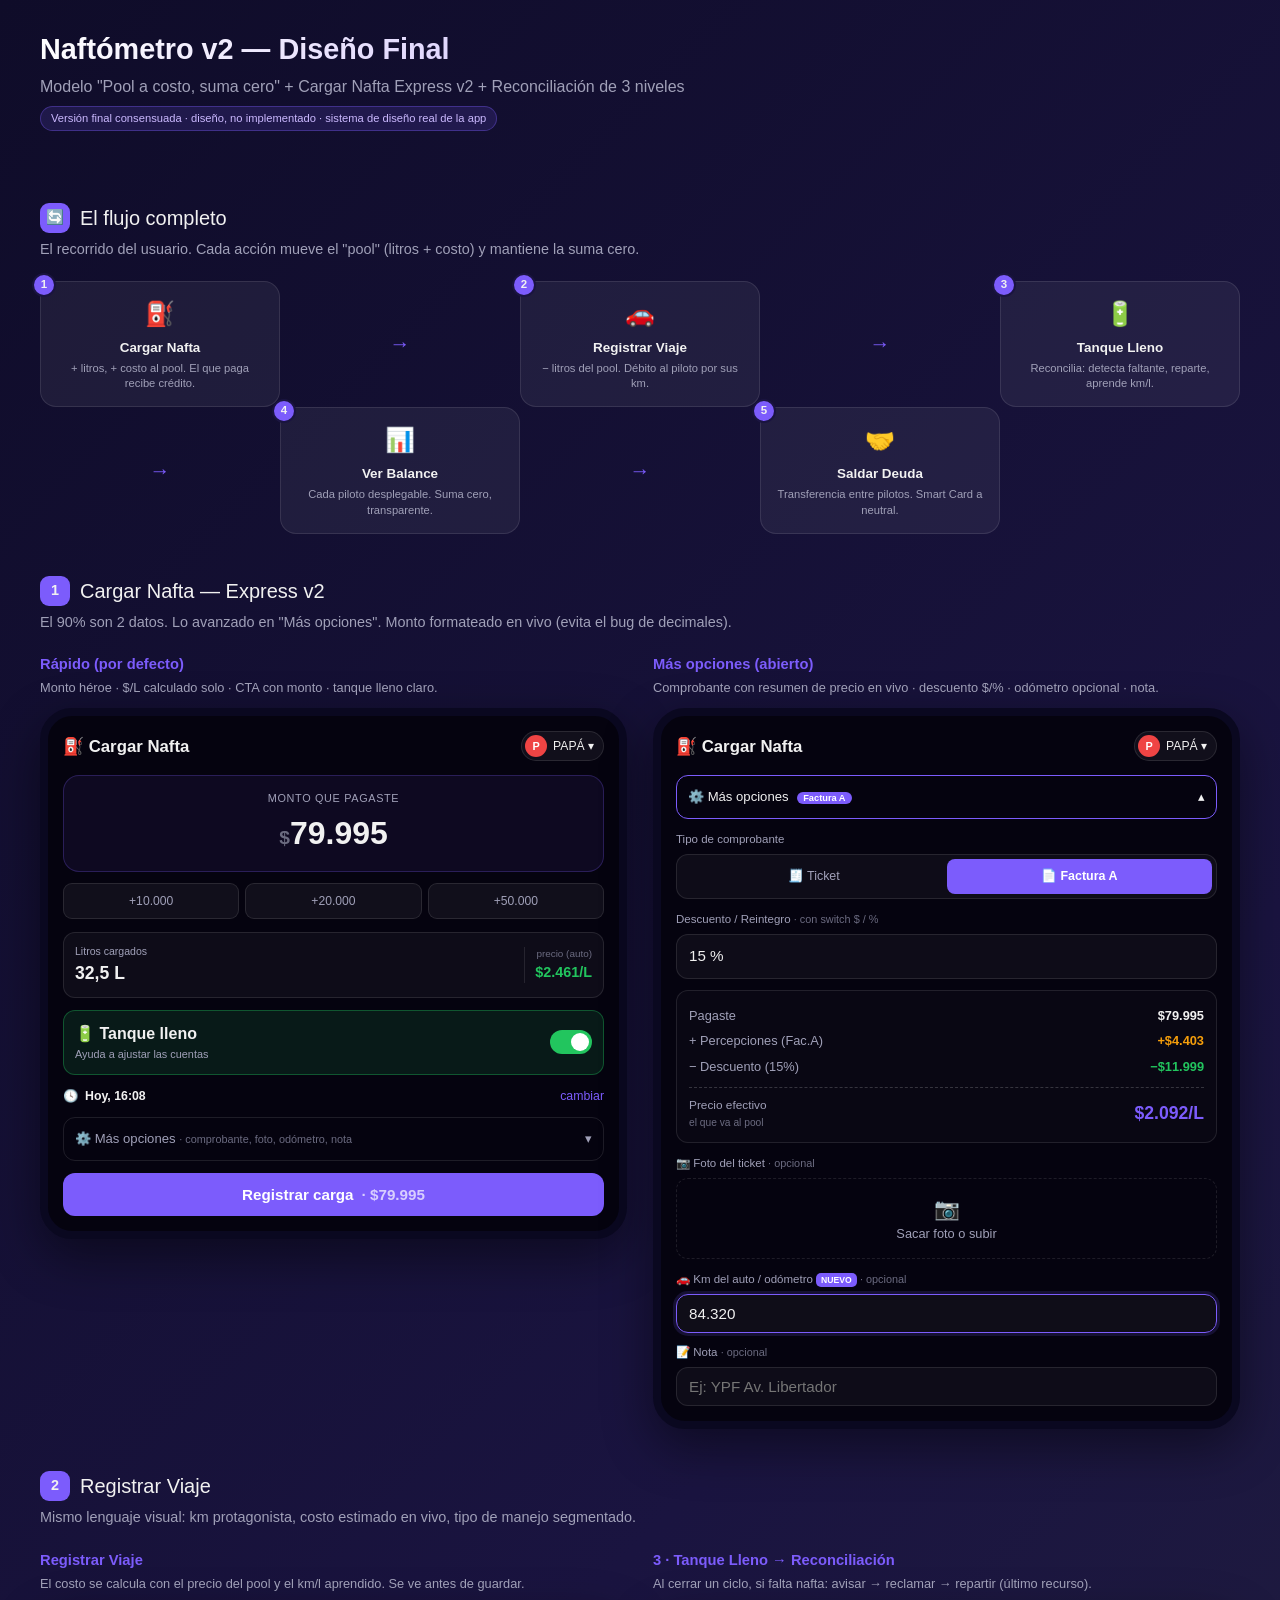
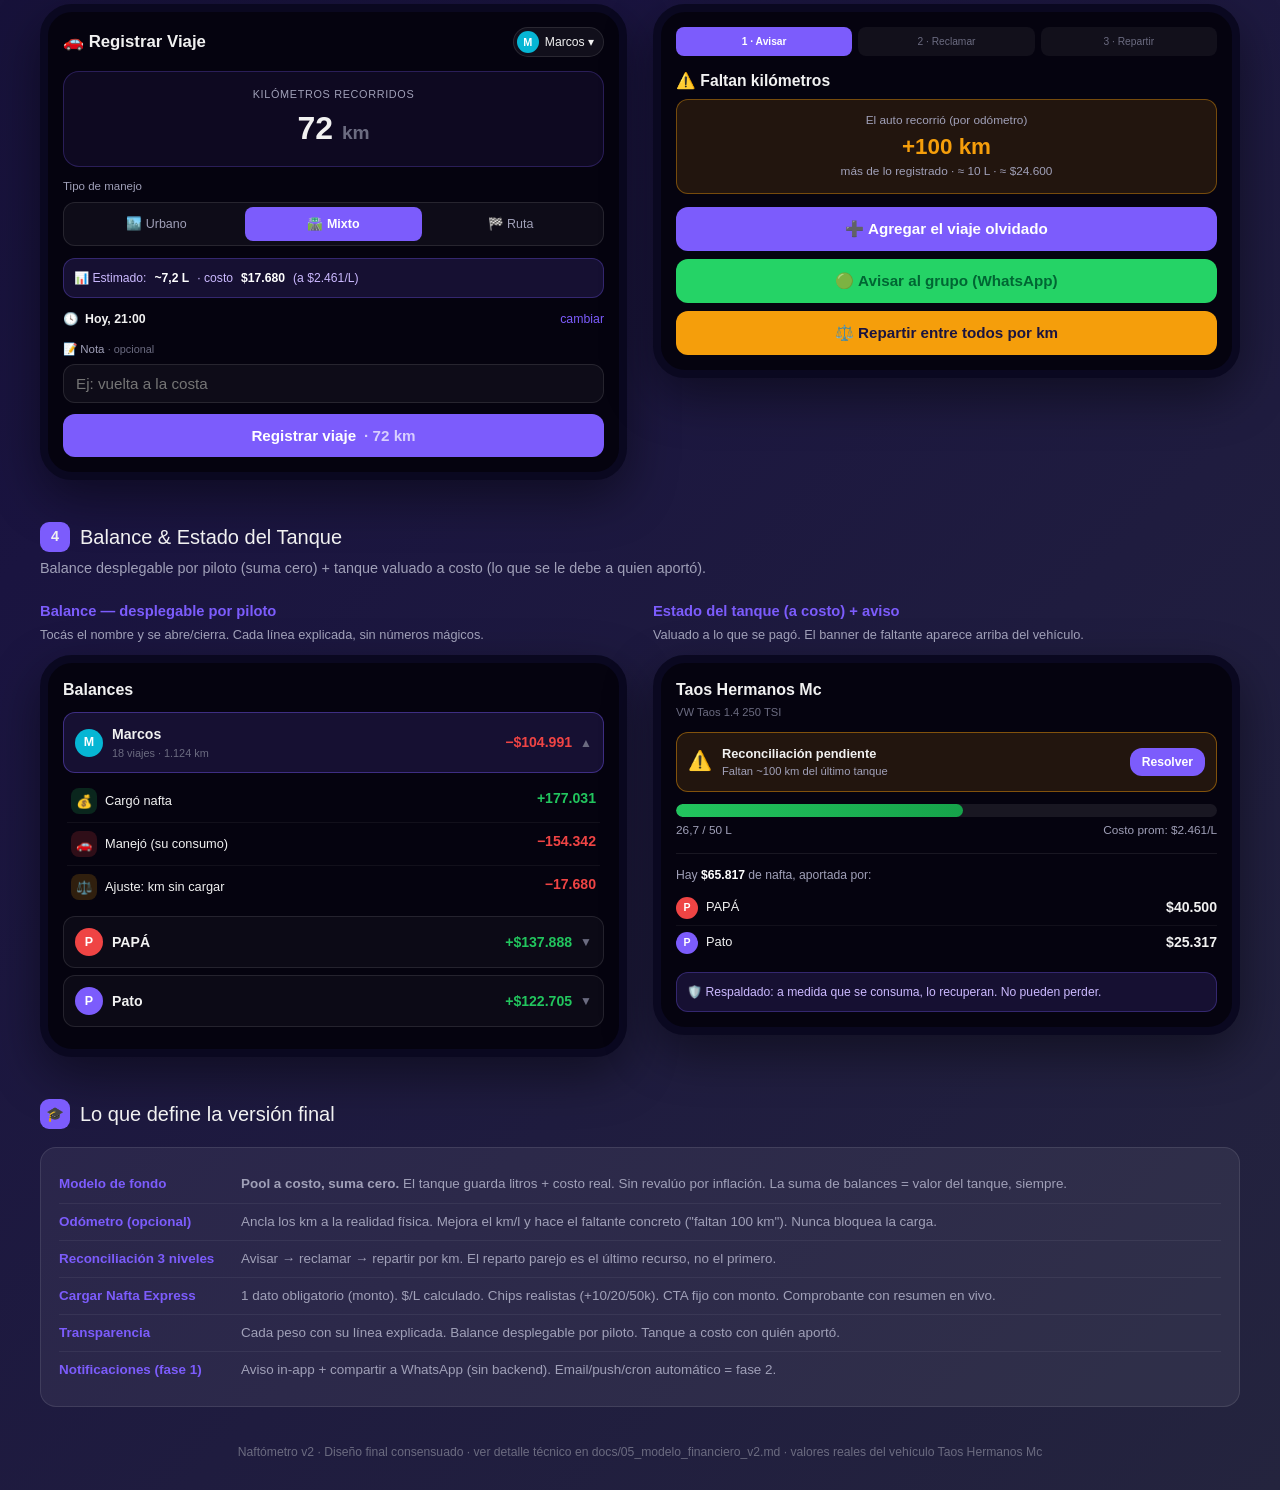
<file: docs/mockups/naftometro_v2_diseno_final.html>
<!DOCTYPE html>
<html lang="es">
<head>
<meta charset="UTF-8">
<meta name="viewport" content="width=device-width, initial-scale=1.0">
<title>Naftómetro v2 — Diseño Final & Flujo</title>
<style>
  :root{
    --color-primary:#7c5cfc; --color-primary-light:rgba(124,92,252,.15);
    --color-danger:#ef4444; --color-success:#22c55e; --color-warning:#f59e0b; --color-cyan:#06b6d4;
    --bg-gradient-start:#0f0c29; --bg-gradient-mid:#1a1440; --bg-gradient-end:#24243e;
    --glass-bg:rgba(255,255,255,.06); --glass-border:rgba(255,255,255,.1);
    --text-primary:#f1f1f1; --text-secondary:#a0a0b8; --text-muted:#6b6b80;
    --radius-md:12px; --radius-lg:16px;
  }
  *{box-sizing:border-box;margin:0;padding:0;font-family:-apple-system,BlinkMacSystemFont,'Segoe UI',Roboto,sans-serif}
  body{background:linear-gradient(135deg,var(--bg-gradient-start),var(--bg-gradient-mid),var(--bg-gradient-end));color:var(--text-primary);min-height:100vh;padding:28px;line-height:1.5}
  .page{max-width:1200px;margin:0 auto}
  h1{font-size:1.8rem;background:linear-gradient(135deg,#fff,#a78bfa);-webkit-background-clip:text;-webkit-text-fill-color:transparent;margin-bottom:4px}
  .lead{color:var(--text-secondary);margin-bottom:6px}
  .pill-v{display:inline-block;font-size:.7rem;background:var(--color-primary-light);border:1px solid rgba(124,92,252,.35);color:#cbb9ff;padding:3px 10px;border-radius:20px;margin-bottom:30px}
  .sechead{font-size:1.25rem;margin:42px 0 6px;display:flex;align-items:center;gap:10px}
  .sechead .n{width:30px;height:30px;border-radius:9px;background:var(--color-primary);display:flex;align-items:center;justify-content:center;font-size:.9rem;font-weight:800}
  .secsub{color:var(--text-secondary);margin-bottom:20px;font-size:.9rem}

  /* FLOW MAP */
  .flow{display:grid;grid-template-columns:repeat(5,1fr);gap:0;align-items:stretch;margin-bottom:10px}
  .fstep{background:var(--glass-bg);border:1px solid var(--glass-border);border-radius:var(--radius-lg);padding:14px;position:relative;text-align:center}
  .fstep .ico{font-size:1.5rem;margin-bottom:6px}
  .fstep .ft{font-size:.84rem;font-weight:700;margin-bottom:3px}
  .fstep .fd{font-size:.7rem;color:var(--text-secondary);line-height:1.4}
  .fstep .num{position:absolute;top:-9px;left:-9px;width:24px;height:24px;border-radius:50%;background:var(--color-primary);font-size:.72rem;font-weight:800;display:flex;align-items:center;justify-content:center;border:2px solid #1a1440}
  .farrow{display:flex;align-items:center;justify-content:center;color:var(--color-primary);font-size:1.3rem;font-weight:700}
  @media(max-width:860px){.flow{grid-template-columns:1fr}.farrow{transform:rotate(90deg);padding:4px 0}}

  /* phones row */
  .row{display:grid;grid-template-columns:repeat(auto-fit,minmax(300px,1fr));gap:26px;align-items:start}
  .col h3{font-size:.92rem;color:var(--color-primary);margin-bottom:3px}
  .col .cd{color:var(--text-secondary);font-size:.8rem;margin-bottom:11px}
  .phone{background:#05030f;border:8px solid #0a0820;border-radius:32px;padding:15px;box-shadow:0 18px 50px rgba(0,0,0,.45)}
  .mtitle{display:flex;align-items:center;justify-content:space-between;margin-bottom:14px}
  .mtitle .t{font-size:1.05rem;font-weight:700}
  .driver{display:flex;align-items:center;gap:6px;background:rgba(255,255,255,.05);border:1px solid var(--glass-border);border-radius:20px;padding:3px 9px 3px 3px;font-size:.76rem}
  .driver .av{width:22px;height:22px;border-radius:50%;display:flex;align-items:center;justify-content:center;font-size:.68rem;font-weight:700;color:#fff}
  .label{font-size:.72rem;color:var(--text-secondary);margin-bottom:6px;display:block}
  .opt{color:var(--text-muted);font-weight:400;font-size:.68rem}
  .field{width:100%;background:rgba(255,255,255,.04);border:1px solid var(--glass-border);border-radius:var(--radius-md);padding:10px 12px;color:var(--text-primary);font-size:.95rem;margin-bottom:11px}
  .field-new{border-color:var(--color-primary);box-shadow:0 0 0 3px var(--color-primary-light)}
  .badge-new{display:inline-block;background:var(--color-primary);color:#fff;font-size:.54rem;font-weight:700;padding:1px 5px;border-radius:5px}
  .hero{text-align:center;background:rgba(124,92,252,.08);border:1px solid rgba(124,92,252,.25);border-radius:var(--radius-lg);padding:14px;margin-bottom:11px}
  .hero .l{font-size:.68rem;color:var(--text-secondary);text-transform:uppercase;letter-spacing:.06em;margin-bottom:2px}
  .hero .a{font-size:2rem;font-weight:800} .hero .a .c{color:var(--text-muted);font-size:1.2rem}
  .chips{display:flex;gap:6px;margin-bottom:13px}
  .chip{flex:1;text-align:center;background:rgba(255,255,255,.05);border:1px solid var(--glass-border);border-radius:9px;padding:8px 2px;font-size:.76rem;color:var(--text-secondary)}
  .chip.on{background:var(--color-primary);border-color:var(--color-primary);color:#fff;font-weight:600}
  .twin{display:flex;align-items:center;gap:10px;background:rgba(255,255,255,.04);border:1px solid var(--glass-border);border-radius:var(--radius-md);padding:11px;margin-bottom:12px}
  .twin .f{flex:1}.twin .f .l{font-size:.66rem;color:var(--text-secondary)}.twin .f .v{font-size:1.1rem;font-weight:700}
  .twin .c{text-align:right;border-left:1px solid var(--glass-border);padding-left:10px}
  .twin .c .l{font-size:.62rem;color:var(--text-muted)}.twin .c .v{font-size:.9rem;font-weight:600;color:var(--color-success)}
  .toggle{display:flex;align-items:center;justify-content:space-between;background:rgba(34,197,94,.12);border:1px solid rgba(34,197,94,.35);border-radius:var(--radius-md);padding:11px;margin-bottom:12px}
  .toggle .s{font-size:.68rem;color:var(--text-secondary)}
  .sw{width:42px;height:24px;background:var(--color-success);border-radius:20px;position:relative;flex-shrink:0}
  .sw::after{content:'';position:absolute;width:18px;height:18px;background:#fff;border-radius:50%;top:3px;right:3px}
  .sw.off{background:rgba(255,255,255,.15)}.sw.off::after{right:auto;left:3px}
  .meta{display:flex;align-items:center;gap:7px;font-size:.77rem;color:var(--text-secondary);margin-bottom:12px}
  .meta b{color:var(--text-primary)}.link{color:var(--color-primary);margin-left:auto}
  .more{display:flex;align-items:center;justify-content:space-between;color:var(--text-secondary);font-size:.82rem;padding:11px;border:1px solid var(--glass-border);border-radius:var(--radius-md);margin-bottom:12px}
  .more .badge{background:var(--color-primary);color:#fff;font-size:.58rem;font-weight:700;padding:1px 6px;border-radius:10px;margin-left:5px}
  .btn{width:100%;background:var(--color-primary);color:#fff;border:none;border-radius:var(--radius-md);padding:13px;font-size:.95rem;font-weight:700;display:flex;justify-content:center;gap:8px;align-items:center}
  .btn .b2{opacity:.7;font-weight:600}
  .btn-wa{background:#25D366;color:#063} .btn-warn{background:var(--color-warning);color:#1a1440}
  .seg{display:flex;background:rgba(255,255,255,.04);border:1px solid var(--glass-border);border-radius:var(--radius-md);padding:4px;margin-bottom:12px}
  .seg div{flex:1;text-align:center;padding:8px;font-size:.78rem;color:var(--text-secondary);border-radius:8px}
  .seg div.on{background:var(--color-primary);color:#fff;font-weight:600}
  .dropzone{border:1.4px dashed var(--glass-border);border-radius:var(--radius-md);padding:14px;text-align:center;color:var(--text-secondary);font-size:.8rem;margin-bottom:12px}
  .dropzone .big{font-size:1.3rem;display:block}
  .sum{border:1px solid var(--glass-border);border-radius:var(--radius-md);padding:12px;background:rgba(255,255,255,.02);margin-bottom:12px}
  .sum .r{display:flex;justify-content:space-between;padding:3px 0;font-size:.8rem;color:var(--text-secondary)}
  .sum .r b{color:var(--text-primary)}
  .sum .hero2{display:flex;justify-content:space-between;align-items:center;margin-top:8px;padding-top:9px;border-top:1px dashed rgba(255,255,255,.18)}
  .sum .hero2 .v{font-size:1.1rem;font-weight:800;color:var(--color-primary)}
  /* reconciliation */
  .steps{display:flex;gap:6px;margin-bottom:13px}
  .step{flex:1;text-align:center;font-size:.64rem;padding:7px 3px;border-radius:8px;background:rgba(255,255,255,.05);color:var(--text-muted)}
  .step.active{background:var(--color-primary);color:#fff;font-weight:700}
  .callout{background:rgba(245,158,11,.12);border:1px solid rgba(245,158,11,.4);border-radius:var(--radius-md);padding:12px;margin-bottom:13px;text-align:center}
  .callout .big{font-size:1.4rem;font-weight:800;color:var(--color-warning)}
  .stack{display:flex;flex-direction:column;gap:8px}
  /* balance */
  .crow{display:flex;justify-content:space-between;align-items:center;padding:11px;background:rgba(255,255,255,.03);border:1px solid var(--glass-border);border-radius:var(--radius-md);margin-bottom:7px}
  .crow.open{background:var(--color-primary-light);border-color:rgba(124,92,252,.4)}
  .crow .lft{display:flex;gap:9px;align-items:center}
  .avatar{width:28px;height:28px;border-radius:50%;display:flex;align-items:center;justify-content:center;font-weight:700;font-size:.78rem;color:#fff}
  .amt{font-weight:700;font-size:.88rem}.pos{color:var(--color-success)}.neg{color:var(--color-danger)}
  .chev{color:var(--text-muted);font-size:.75rem;margin-left:8px}
  .li{display:flex;justify-content:space-between;padding:8px 4px;font-size:.8rem;border-bottom:1px solid rgba(255,255,255,.05)}
  .li:last-child{border:none}
  .li .ic{width:26px;height:26px;border-radius:8px;display:inline-flex;align-items:center;justify-content:center;margin-right:8px;font-size:.82rem}
  /* tank */
  .tankbar{height:13px;background:rgba(255,255,255,.08);border-radius:20px;overflow:hidden;margin:9px 0 5px}
  .tankfill{height:100%;background:linear-gradient(90deg,var(--color-success),#16a34a);border-radius:20px}
  .row2{display:flex;justify-content:space-between;font-size:.74rem;color:var(--text-secondary)}
  .banner{display:flex;gap:10px;align-items:center;background:rgba(245,158,11,.12);border:1px solid rgba(245,158,11,.45);border-radius:var(--radius-md);padding:11px;margin-bottom:12px}
  .hint{display:flex;gap:8px;background:var(--color-primary-light);border:1px solid rgba(124,92,252,.3);border-radius:var(--radius-md);padding:10px;font-size:.76rem;color:#cbb9ff}
  .princ{background:var(--glass-bg);border:1px solid var(--glass-border);border-radius:var(--radius-lg);padding:18px;margin-top:18px}
  .princ .r{display:flex;gap:12px;padding:8px 0;border-bottom:1px solid rgba(255,255,255,.06);font-size:.84rem}
  .princ .r:last-child{border:none}.princ .r .k{color:var(--color-primary);font-weight:600;min-width:170px}.princ .r .v{color:var(--text-secondary)}
  .foot{color:var(--text-muted);font-size:.76rem;margin-top:36px;text-align:center}
</style>
</head>
<body>
<div class="page">
  <h1>Naftómetro v2 — Diseño Final</h1>
  <p class="lead">Modelo "Pool a costo, suma cero" + Cargar Nafta Express v2 + Reconciliación de 3 niveles</p>
  <span class="pill-v">Versión final consensuada · diseño, no implementado · sistema de diseño real de la app</span>

  <!-- ===================== EL FLUJO ===================== -->
  <div class="sechead"><span class="n">🔄</span> El flujo completo</div>
  <p class="secsub">El recorrido del usuario. Cada acción mueve el "pool" (litros + costo) y mantiene la suma cero.</p>
  <div class="flow">
    <div class="fstep"><span class="num">1</span><div class="ico">⛽</div><div class="ft">Cargar Nafta</div><div class="fd">+ litros, + costo al pool. El que paga recibe crédito.</div></div>
    <div class="farrow">→</div>
    <div class="fstep"><span class="num">2</span><div class="ico">🚗</div><div class="ft">Registrar Viaje</div><div class="fd">− litros del pool. Débito al piloto por sus km.</div></div>
    <div class="farrow">→</div>
    <div class="fstep"><span class="num">3</span><div class="ico">🔋</div><div class="ft">Tanque Lleno</div><div class="fd">Reconcilia: detecta faltante, reparte, aprende km/l.</div></div>
    <div class="farrow">→</div>
    <div class="fstep"><span class="num">4</span><div class="ico">📊</div><div class="ft">Ver Balance</div><div class="fd">Cada piloto desplegable. Suma cero, transparente.</div></div>
    <div class="farrow">→</div>
    <div class="fstep"><span class="num">5</span><div class="ico">🤝</div><div class="ft">Saldar Deuda</div><div class="fd">Transferencia entre pilotos. Smart Card a neutral.</div></div>
  </div>

  <!-- ===================== 1. CARGAR NAFTA ===================== -->
  <div class="sechead"><span class="n">1</span> Cargar Nafta — Express v2</div>
  <p class="secsub">El 90% son 2 datos. Lo avanzado en "Más opciones". Monto formateado en vivo (evita el bug de decimales).</p>
  <div class="row">
    <div class="col">
      <h3>Rápido (por defecto)</h3>
      <p class="cd">Monto héroe · $/L calculado solo · CTA con monto · tanque lleno claro.</p>
      <div class="phone">
        <div class="mtitle"><div class="t">⛽ Cargar Nafta</div><div class="driver"><div class="av" style="background:#ef4444">P</div>PAPÁ ▾</div></div>
        <div class="hero"><div class="l">Monto que pagaste</div><div class="a"><span class="c">$</span>79.995</div></div>
        <div class="chips"><span class="chip">+10.000</span><span class="chip">+20.000</span><span class="chip">+50.000</span></div>
        <div class="twin"><div class="f"><div class="l">Litros cargados</div><div class="v">32,5 L</div></div><div class="c"><div class="l">precio (auto)</div><div class="v">$2.461/L</div></div></div>
        <div class="toggle"><div><strong>🔋 Tanque lleno</strong><div class="s">Ayuda a ajustar las cuentas</div></div><div class="sw"></div></div>
        <div class="meta">🕓 <b>Hoy, 16:08</b> <span class="link">cambiar</span></div>
        <div class="more"><span>⚙️ Más opciones <span class="opt">· comprobante, foto, odómetro, nota</span></span><span>▾</span></div>
        <button class="btn">Registrar carga <span class="b2">· $79.995</span></button>
      </div>
    </div>
    <div class="col">
      <h3>Más opciones (abierto)</h3>
      <p class="cd">Comprobante con resumen de precio en vivo · descuento $/% · odómetro opcional · nota.</p>
      <div class="phone">
        <div class="mtitle"><div class="t">⛽ Cargar Nafta</div><div class="driver"><div class="av" style="background:#ef4444">P</div>PAPÁ ▾</div></div>
        <div class="more" style="border-color:var(--color-primary);color:var(--text-primary)"><span>⚙️ Más opciones <span class="badge">Factura A</span></span><span>▴</span></div>
        <label class="label">Tipo de comprobante</label>
        <div class="seg"><div>🧾 Ticket</div><div class="on">📄 Factura A</div></div>
        <label class="label">Descuento / Reintegro <span class="opt">· con switch $ / %</span></label>
        <div class="field">15 %</div>
        <div class="sum">
          <div class="r"><span>Pagaste</span><b>$79.995</b></div>
          <div class="r"><span>+ Percepciones (Fac.A)</span><b style="color:var(--color-warning)">+$4.403</b></div>
          <div class="r"><span>− Descuento (15%)</span><b style="color:var(--color-success)">−$11.999</b></div>
          <div class="hero2"><div><div style="font-size:.74rem;color:var(--text-secondary)">Precio efectivo</div><div style="font-size:.64rem;color:var(--text-muted)">el que va al pool</div></div><div class="v">$2.092/L</div></div>
        </div>
        <label class="label">📷 Foto del ticket <span class="opt">· opcional</span></label>
        <div class="dropzone"><span class="big">📷</span>Sacar foto o subir</div>
        <label class="label">🚗 Km del auto / odómetro <span class="badge-new">NUEVO</span> <span class="opt">· opcional</span></label>
        <input class="field field-new" value="84.320" readonly>
        <label class="label">📝 Nota <span class="opt">· opcional</span></label>
        <input class="field" placeholder="Ej: YPF Av. Libertador" readonly style="margin-bottom:0">
      </div>
    </div>
  </div>

  <!-- ===================== 2. REGISTRAR VIAJE ===================== -->
  <div class="sechead"><span class="n">2</span> Registrar Viaje</div>
  <p class="secsub">Mismo lenguaje visual: km protagonista, costo estimado en vivo, tipo de manejo segmentado.</p>
  <div class="row">
    <div class="col">
      <h3>Registrar Viaje</h3>
      <p class="cd">El costo se calcula con el precio del pool y el km/l aprendido. Se ve antes de guardar.</p>
      <div class="phone">
        <div class="mtitle"><div class="t">🚗 Registrar Viaje</div><div class="driver"><div class="av" style="background:#06b6d4">M</div>Marcos ▾</div></div>
        <div class="hero"><div class="l">Kilómetros recorridos</div><div class="a">72 <span class="c">km</span></div></div>
        <label class="label">Tipo de manejo</label>
        <div class="seg"><div>🏙️ Urbano</div><div class="on">🛣️ Mixto</div><div>🏁 Ruta</div></div>
        <div class="hint" style="margin-bottom:12px">📊 Estimado: <b style="color:#fff">~7,2 L</b> · costo <b style="color:#fff">$17.680</b> (a $2.461/L)</div>
        <div class="meta">🕓 <b>Hoy, 21:00</b> <span class="link">cambiar</span></div>
        <label class="label">📝 Nota <span class="opt">· opcional</span></label>
        <input class="field" placeholder="Ej: vuelta a la costa" readonly>
        <button class="btn">Registrar viaje <span class="b2">· 72 km</span></button>
      </div>
    </div>

    <!-- 3. RECONCILIACION (en el mismo row para flujo) -->
    <div class="col">
      <h3>3 · Tanque Lleno → Reconciliación</h3>
      <p class="cd">Al cerrar un ciclo, si falta nafta: avisar → reclamar → repartir (último recurso).</p>
      <div class="phone">
        <div class="steps"><div class="step active">1 · Avisar</div><div class="step">2 · Reclamar</div><div class="step">3 · Repartir</div></div>
        <div class="mtitle" style="margin-bottom:6px"><div class="t" style="font-size:.98rem">⚠️ Faltan kilómetros</div></div>
        <div class="callout"><div style="font-size:.74rem;color:var(--text-secondary)">El auto recorrió (por odómetro)</div><div class="big">+100 km</div><div style="font-size:.74rem;color:var(--text-secondary)">más de lo registrado · ≈ 10 L · ≈ $24.600</div></div>
        <div class="stack">
          <button class="btn">➕ Agregar el viaje olvidado</button>
          <button class="btn btn-wa">🟢 Avisar al grupo (WhatsApp)</button>
          <button class="btn btn-warn">⚖️ Repartir entre todos por km</button>
        </div>
      </div>
    </div>
  </div>

  <!-- ===================== 4 + 5. BALANCE Y TANQUE ===================== -->
  <div class="sechead"><span class="n">4</span> Balance & Estado del Tanque</div>
  <p class="secsub">Balance desplegable por piloto (suma cero) + tanque valuado a costo (lo que se le debe a quien aportó).</p>
  <div class="row">
    <div class="col">
      <h3>Balance — desplegable por piloto</h3>
      <p class="cd">Tocás el nombre y se abre/cierra. Cada línea explicada, sin números mágicos.</p>
      <div class="phone">
        <div style="font-weight:700;margin-bottom:10px">Balances</div>
        <div class="crow open"><div class="lft"><div class="avatar" style="background:#06b6d4">M</div><div><div style="font-weight:700;font-size:.88rem">Marcos</div><div style="font-size:.68rem;color:var(--text-muted)">18 viajes · 1.124 km</div></div></div><div style="display:flex;align-items:center"><span class="amt neg">−$104.991</span><span class="chev">▲</span></div></div>
        <div style="padding:0 4px 8px">
          <div class="li"><span><span class="ic" style="background:rgba(34,197,94,.18)">💰</span>Cargó nafta</span><span class="amt pos">+177.031</span></div>
          <div class="li"><span><span class="ic" style="background:rgba(239,68,68,.18)">🚗</span>Manejó (su consumo)</span><span class="amt neg">−154.342</span></div>
          <div class="li"><span><span class="ic" style="background:rgba(245,158,11,.18)">⚖️</span>Ajuste: km sin cargar</span><span class="amt neg">−17.680</span></div>
        </div>
        <div class="crow"><div class="lft"><div class="avatar" style="background:#ef4444">P</div><div style="font-weight:600;font-size:.88rem">PAPÁ</div></div><div style="display:flex;align-items:center"><span class="amt pos">+$137.888</span><span class="chev">▼</span></div></div>
        <div class="crow"><div class="lft"><div class="avatar" style="background:#7c5cfc">P</div><div style="font-weight:600;font-size:.88rem">Pato</div></div><div style="display:flex;align-items:center"><span class="amt pos">+$122.705</span><span class="chev">▼</span></div></div>
      </div>
    </div>
    <div class="col">
      <h3>Estado del tanque (a costo) + aviso</h3>
      <p class="cd">Valuado a lo que se pagó. El banner de faltante aparece arriba del vehículo.</p>
      <div class="phone">
        <div style="font-weight:700;margin-bottom:2px">Taos Hermanos Mc</div>
        <div style="font-size:.7rem;color:var(--text-muted);margin-bottom:11px">VW Taos 1.4 250 TSI</div>
        <div class="banner"><span style="font-size:1.2rem">⚠️</span><div style="flex:1"><div style="font-size:.8rem;font-weight:600">Reconciliación pendiente</div><div style="font-size:.7rem;color:var(--text-secondary)">Faltan ~100 km del último tanque</div></div><button class="btn" style="width:auto;padding:7px 12px;font-size:.76rem">Resolver</button></div>
        <div class="tankbar" style="margin-top:12px"><div class="tankfill" style="width:53%"></div></div>
        <div class="row2"><span>26,7 / 50 L</span><span>Costo prom: $2.461/L</span></div>
        <div style="margin-top:13px;border-top:1px solid rgba(255,255,255,.08);padding-top:12px">
          <div style="font-size:.76rem;color:var(--text-secondary);margin-bottom:7px">Hay <b style="color:#fff">$65.817</b> de nafta, aportada por:</div>
          <div class="li" style="padding:6px 0"><span><span class="avatar" style="width:22px;height:22px;font-size:.66rem;background:#ef4444;display:inline-flex;margin-right:8px">P</span>PAPÁ</span><span class="amt">$40.500</span></div>
          <div class="li" style="padding:6px 0"><span><span class="avatar" style="width:22px;height:22px;font-size:.66rem;background:#7c5cfc;display:inline-flex;margin-right:8px">P</span>Pato</span><span class="amt">$25.317</span></div>
        </div>
        <div class="hint" style="margin-top:12px">🛡️ Respaldado: a medida que se consuma, lo recuperan. No pueden perder.</div>
      </div>
    </div>
  </div>

  <!-- ===================== PRINCIPIOS ===================== -->
  <div class="sechead"><span class="n">🎓</span> Lo que define la versión final</div>
  <div class="princ">
    <div class="r"><div class="k">Modelo de fondo</div><div class="v"><b>Pool a costo, suma cero.</b> El tanque guarda litros + costo real. Sin revalúo por inflación. La suma de balances = valor del tanque, siempre.</div></div>
    <div class="r"><div class="k">Odómetro (opcional)</div><div class="v">Ancla los km a la realidad física. Mejora el km/l y hace el faltante concreto ("faltan 100 km"). Nunca bloquea la carga.</div></div>
    <div class="r"><div class="k">Reconciliación 3 niveles</div><div class="v">Avisar → reclamar → repartir por km. El reparto parejo es el último recurso, no el primero.</div></div>
    <div class="r"><div class="k">Cargar Nafta Express</div><div class="v">1 dato obligatorio (monto). $/L calculado. Chips realistas (+10/20/50k). CTA fijo con monto. Comprobante con resumen en vivo.</div></div>
    <div class="r"><div class="k">Transparencia</div><div class="v">Cada peso con su línea explicada. Balance desplegable por piloto. Tanque a costo con quién aportó.</div></div>
    <div class="r"><div class="k">Notificaciones (fase 1)</div><div class="v">Aviso in-app + compartir a WhatsApp (sin backend). Email/push/cron automático = fase 2.</div></div>
  </div>

  <p class="foot">Naftómetro v2 · Diseño final consensuado · ver detalle técnico en docs/05_modelo_financiero_v2.md · valores reales del vehículo Taos Hermanos Mc</p>
</div>
</body>
</html>
</file>
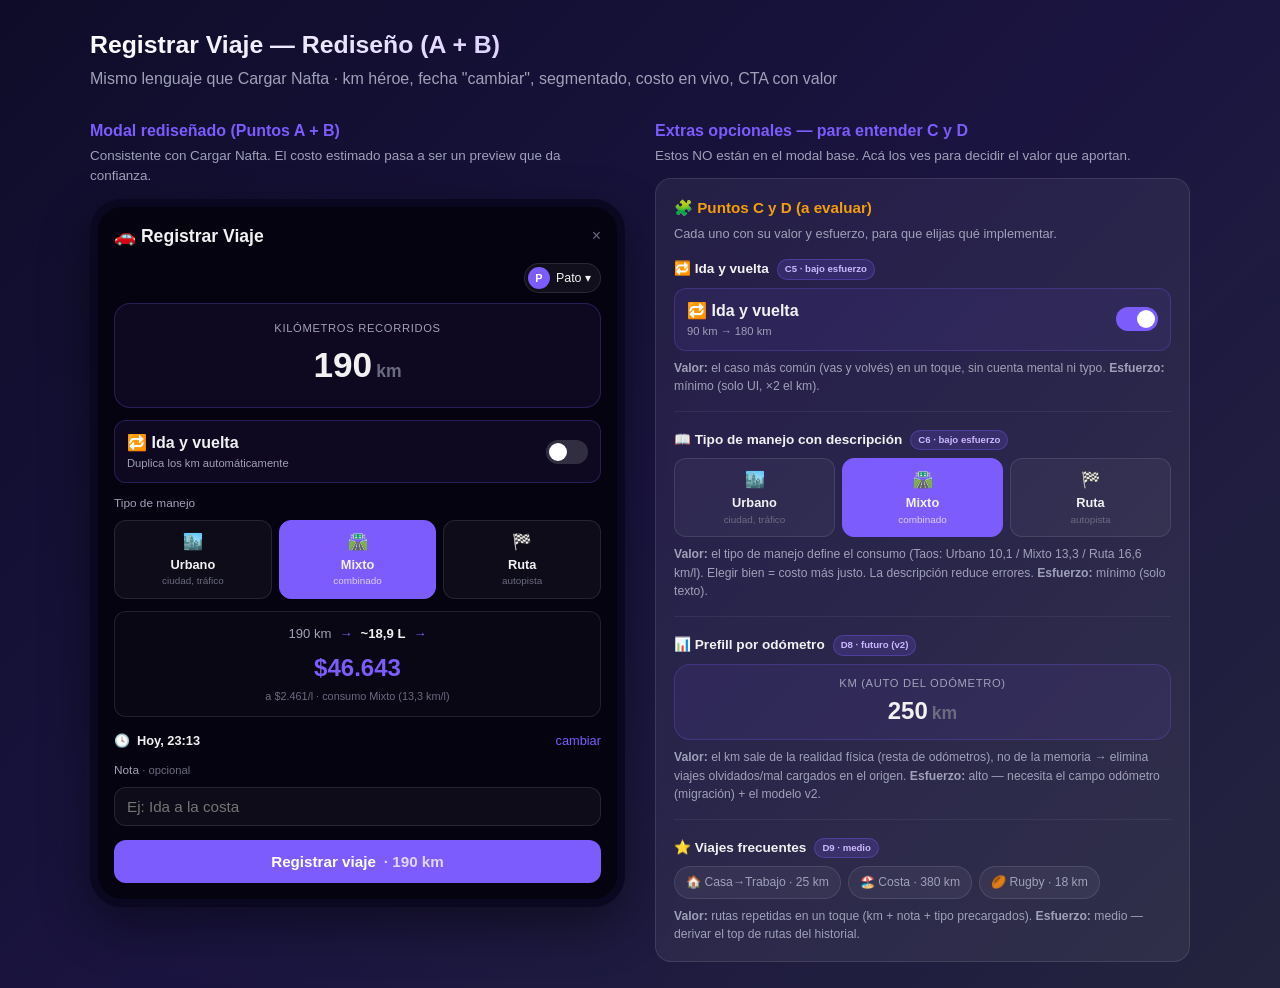
<file: docs/mockups/registrar_viaje_v2.html>
<!DOCTYPE html>
<html lang="es">
<head>
<meta charset="UTF-8">
<meta name="viewport" content="width=device-width, initial-scale=1.0">
<title>Naftómetro — Registrar Viaje v2</title>
<style>
  :root{
    --color-primary:#7c5cfc; --color-primary-light:rgba(124,92,252,.15);
    --color-danger:#ef4444; --color-success:#22c55e; --color-warning:#f59e0b; --color-cyan:#06b6d4;
    --bg-gradient-start:#0f0c29; --bg-gradient-mid:#1a1440; --bg-gradient-end:#24243e;
    --glass-bg:rgba(255,255,255,.06); --glass-border:rgba(255,255,255,.1);
    --text-primary:#f1f1f1; --text-secondary:#a0a0b8; --text-muted:#6b6b80;
    --radius-md:12px; --radius-lg:16px;
  }
  *{box-sizing:border-box;margin:0;padding:0;font-family:-apple-system,BlinkMacSystemFont,'Segoe UI',Roboto,sans-serif}
  body{background:linear-gradient(135deg,var(--bg-gradient-start),var(--bg-gradient-mid),var(--bg-gradient-end));color:var(--text-primary);min-height:100vh;padding:26px;line-height:1.5}
  .page{max-width:1100px;margin:0 auto}
  h1{font-size:1.55rem;background:linear-gradient(135deg,#fff,#a78bfa);-webkit-background-clip:text;-webkit-text-fill-color:transparent;margin-bottom:4px}
  .sub{color:var(--text-secondary);margin-bottom:28px}
  .grid{display:grid;grid-template-columns:repeat(auto-fit,minmax(320px,1fr));gap:30px;align-items:start}
  .col h2{font-size:1rem;color:var(--color-primary);margin-bottom:3px}
  .col .d{color:var(--text-secondary);font-size:.84rem;margin-bottom:12px}
  .phone{background:#05030f;border:8px solid #0a0820;border-radius:32px;padding:16px;box-shadow:0 18px 50px rgba(0,0,0,.45)}
  .mtitle{display:flex;align-items:center;justify-content:space-between;margin-bottom:14px}
  .mtitle .t{font-size:1.1rem;font-weight:700}
  .x{color:var(--text-muted)}
  .driver{display:flex;align-items:center;gap:6px;background:rgba(255,255,255,.05);border:1px solid var(--glass-border);border-radius:20px;padding:3px 9px 3px 3px;font-size:.78rem}
  .driver .av{width:22px;height:22px;border-radius:50%;display:flex;align-items:center;justify-content:center;font-size:.68rem;font-weight:700;color:#fff;background:#7c5cfc}
  .label{font-size:.74rem;color:var(--text-secondary);margin-bottom:7px;display:block;margin-top:4px}
  .opt{color:var(--text-muted);font-weight:400;font-size:.7rem}
  /* hero km */
  .hero{text-align:center;background:rgba(124,92,252,.08);border:1px solid rgba(124,92,252,.25);border-radius:var(--radius-lg);padding:16px;margin-bottom:12px}
  .hero .l{font-size:.7rem;color:var(--text-secondary);text-transform:uppercase;letter-spacing:.06em;margin-bottom:2px}
  .hero .a{font-size:2.2rem;font-weight:800}
  .hero .a .u{color:var(--text-muted);font-size:1.1rem;font-weight:600;margin-left:4px}
  /* toggle ida-vuelta */
  .iv{display:flex;align-items:center;justify-content:space-between;background:rgba(124,92,252,.08);border:1px solid rgba(124,92,252,.25);border-radius:var(--radius-md);padding:10px 12px;margin-bottom:12px}
  .iv .s{font-size:.7rem;color:var(--text-secondary)}
  .sw{width:42px;height:24px;background:rgba(255,255,255,.15);border-radius:20px;position:relative;flex-shrink:0}
  .sw.on{background:var(--color-primary)} .sw::after{content:'';position:absolute;width:18px;height:18px;background:#fff;border-radius:50%;top:3px;left:3px;transition:left .2s} .sw.on::after{left:21px}
  /* fecha */
  .date{display:flex;align-items:center;gap:7px;font-size:.8rem;color:var(--text-secondary);margin-bottom:12px}
  .date b{color:var(--text-primary)} .link{color:var(--color-primary);margin-left:auto;cursor:pointer}
  .field{width:100%;background:rgba(255,255,255,.04);border:1px solid var(--glass-border);border-radius:var(--radius-md);padding:10px 12px;color:var(--text-primary);font-size:.95rem;margin-bottom:12px}
  /* segmented drive type */
  .seg{display:flex;gap:7px;margin-bottom:12px}
  .seg-btn{flex:1;text-align:center;background:rgba(255,255,255,.04);border:1px solid var(--glass-border);border-radius:var(--radius-md);padding:9px 4px;cursor:pointer}
  .seg-btn.on{background:var(--color-primary);border-color:var(--color-primary)}
  .seg-btn .ic{font-size:1rem} .seg-btn .nm{font-size:.8rem;font-weight:600;display:block;margin-top:1px}
  .seg-btn .ds{font-size:.62rem;color:var(--text-muted);display:block}
  .seg-btn.on .ds{color:rgba(255,255,255,.7)}
  /* cost preview */
  .cost{border:1px solid var(--glass-border);border-radius:var(--radius-md);padding:12px;background:rgba(255,255,255,.02);margin-bottom:14px}
  .cost .flow{display:flex;align-items:center;justify-content:center;gap:8px;font-size:.82rem;color:var(--text-secondary);margin-bottom:6px}
  .cost .flow b{color:var(--text-primary)}
  .cost .big{text-align:center;font-size:1.5rem;font-weight:800;color:var(--color-primary)}
  .cost .src{text-align:center;font-size:.68rem;color:var(--text-muted);margin-top:2px}
  .btn{width:100%;background:var(--color-primary);color:#fff;border:none;border-radius:var(--radius-md);padding:13px;font-size:.95rem;font-weight:700;display:flex;justify-content:center;gap:8px}
  .btn .b2{opacity:.75;font-weight:600}
  /* extras panel */
  .extras{background:var(--glass-bg);border:1px solid var(--glass-border);border-radius:var(--radius-lg);padding:18px}
  .extras h3{font-size:.95rem;color:var(--color-warning);margin-bottom:4px}
  .extras .note{font-size:.8rem;color:var(--text-secondary);margin-bottom:16px}
  .ex{margin-bottom:18px;padding-bottom:16px;border-bottom:1px solid rgba(255,255,255,.06)}
  .ex:last-child{border:none;margin-bottom:0;padding-bottom:0}
  .ex .h{font-size:.85rem;font-weight:600;margin-bottom:8px;display:flex;gap:8px;align-items:center}
  .ex .tag{font-size:.6rem;padding:2px 7px;border-radius:20px;background:rgba(124,92,252,.18);border:1px solid rgba(124,92,252,.35);color:#cbb9ff}
  .ex .why{font-size:.76rem;color:var(--text-secondary);margin-top:8px}
  .chips{display:flex;gap:7px;flex-wrap:wrap}
  .chip{background:rgba(255,255,255,.05);border:1px solid var(--glass-border);border-radius:20px;padding:6px 11px;font-size:.76rem;color:var(--text-secondary)}
</style>
</head>
<body>
<div class="page">
  <h1>Registrar Viaje — Rediseño (A + B)</h1>
  <p class="sub">Mismo lenguaje que Cargar Nafta · km héroe, fecha "cambiar", segmentado, costo en vivo, CTA con valor</p>

  <div class="grid">

    <!-- MAIN MODAL (A+B) -->
    <div class="col">
      <h2>Modal rediseñado (Puntos A + B)</h2>
      <p class="d">Consistente con Cargar Nafta. El costo estimado pasa a ser un preview que da confianza.</p>
      <div class="phone">
        <div class="mtitle"><span class="t">🚗 Registrar Viaje</span><span class="x">&times;</span></div>
        <div style="display:flex;justify-content:flex-end;margin-bottom:10px"><span class="driver"><span class="av">P</span>Pato ▾</span></div>

        <!-- A1: km hero -->
        <div class="hero">
          <div class="l">Kilómetros recorridos</div>
          <div class="a">190<span class="u">km</span></div>
        </div>

        <!-- C5 (opcional, lo muestro tenue): ida y vuelta -->
        <div class="iv">
          <div><strong>🔁 Ida y vuelta</strong><div class="s">Duplica los km automáticamente</div></div>
          <div class="sw"></div>
        </div>

        <!-- A4: tipo de manejo segmentado (con mini-desc = C6) -->
        <label class="label">Tipo de manejo</label>
        <div class="seg">
          <div class="seg-btn"><span class="ic">🏙️</span><span class="nm">Urbano</span><span class="ds">ciudad, tráfico</span></div>
          <div class="seg-btn on"><span class="ic">🛣️</span><span class="nm">Mixto</span><span class="ds">combinado</span></div>
          <div class="seg-btn"><span class="ic">🏁</span><span class="nm">Ruta</span><span class="ds">autopista</span></div>
        </div>

        <!-- B: cost preview -->
        <div class="cost">
          <div class="flow">190 km <span style="color:var(--color-primary)">→</span> <b>~18,9 L</b> <span style="color:var(--color-primary)">→</span></div>
          <div class="big">$46.643</div>
          <div class="src">a $2.461/l · consumo Mixto (13,3 km/l)</div>
        </div>

        <!-- A2: fecha cambiar -->
        <div class="date">🕓 <b>Hoy, 23:13</b> <span class="link">cambiar</span></div>

        <label class="label">Nota <span class="opt">· opcional</span></label>
        <input class="field" placeholder="Ej: Ida a la costa" readonly style="margin-bottom:14px">

        <!-- A3: CTA con valor -->
        <button class="btn">Registrar viaje <span class="b2">· 190 km</span></button>
      </div>
    </div>

    <!-- EXTRAS (C/D) explained -->
    <div class="col">
      <h2>Extras opcionales — para entender C y D</h2>
      <p class="d">Estos NO están en el modal base. Acá los ves para decidir el valor que aportan.</p>
      <div class="extras">
        <h3>🧩 Puntos C y D (a evaluar)</h3>
        <p class="note">Cada uno con su valor y esfuerzo, para que elijas qué implementar.</p>

        <div class="ex">
          <div class="h">🔁 Ida y vuelta <span class="tag">C5 · bajo esfuerzo</span></div>
          <div class="iv" style="margin:0"><div><strong>🔁 Ida y vuelta</strong><div class="s">90 km → 180 km</div></div><div class="sw on"></div></div>
          <div class="why"><b>Valor:</b> el caso más común (vas y volvés) en un toque, sin cuenta mental ni typo. <b>Esfuerzo:</b> mínimo (solo UI, ×2 el km).</div>
        </div>

        <div class="ex">
          <div class="h">📖 Tipo de manejo con descripción <span class="tag">C6 · bajo esfuerzo</span></div>
          <div class="seg" style="margin:0">
            <div class="seg-btn"><span class="ic">🏙️</span><span class="nm">Urbano</span><span class="ds">ciudad, tráfico</span></div>
            <div class="seg-btn on"><span class="ic">🛣️</span><span class="nm">Mixto</span><span class="ds">combinado</span></div>
            <div class="seg-btn"><span class="ic">🏁</span><span class="nm">Ruta</span><span class="ds">autopista</span></div>
          </div>
          <div class="why"><b>Valor:</b> el tipo de manejo define el consumo (Taos: Urbano 10,1 / Mixto 13,3 / Ruta 16,6 km/l). Elegir bien = costo más justo. La descripción reduce errores. <b>Esfuerzo:</b> mínimo (solo texto).</div>
        </div>

        <div class="ex">
          <div class="h">📊 Prefill por odómetro <span class="tag">D8 · futuro (v2)</span></div>
          <div class="hero" style="padding:10px;margin:0"><div class="l">Km (auto del odómetro)</div><div class="a" style="font-size:1.5rem">250<span class="u">km</span></div></div>
          <div class="why"><b>Valor:</b> el km sale de la realidad física (resta de odómetros), no de la memoria → elimina viajes olvidados/mal cargados en el origen. <b>Esfuerzo:</b> alto — necesita el campo odómetro (migración) + el modelo v2.</div>
        </div>

        <div class="ex">
          <div class="h">⭐ Viajes frecuentes <span class="tag">D9 · medio</span></div>
          <div class="chips"><span class="chip">🏠 Casa→Trabajo · 25 km</span><span class="chip">🏖️ Costa · 380 km</span><span class="chip">🏉 Rugby · 18 km</span></div>
          <div class="why"><b>Valor:</b> rutas repetidas en un toque (km + nota + tipo precargados). <b>Esfuerzo:</b> medio — derivar el top de rutas del historial.</div>
        </div>

      </div>
    </div>

  </div>
</div>
</body>
</html>
</file>
